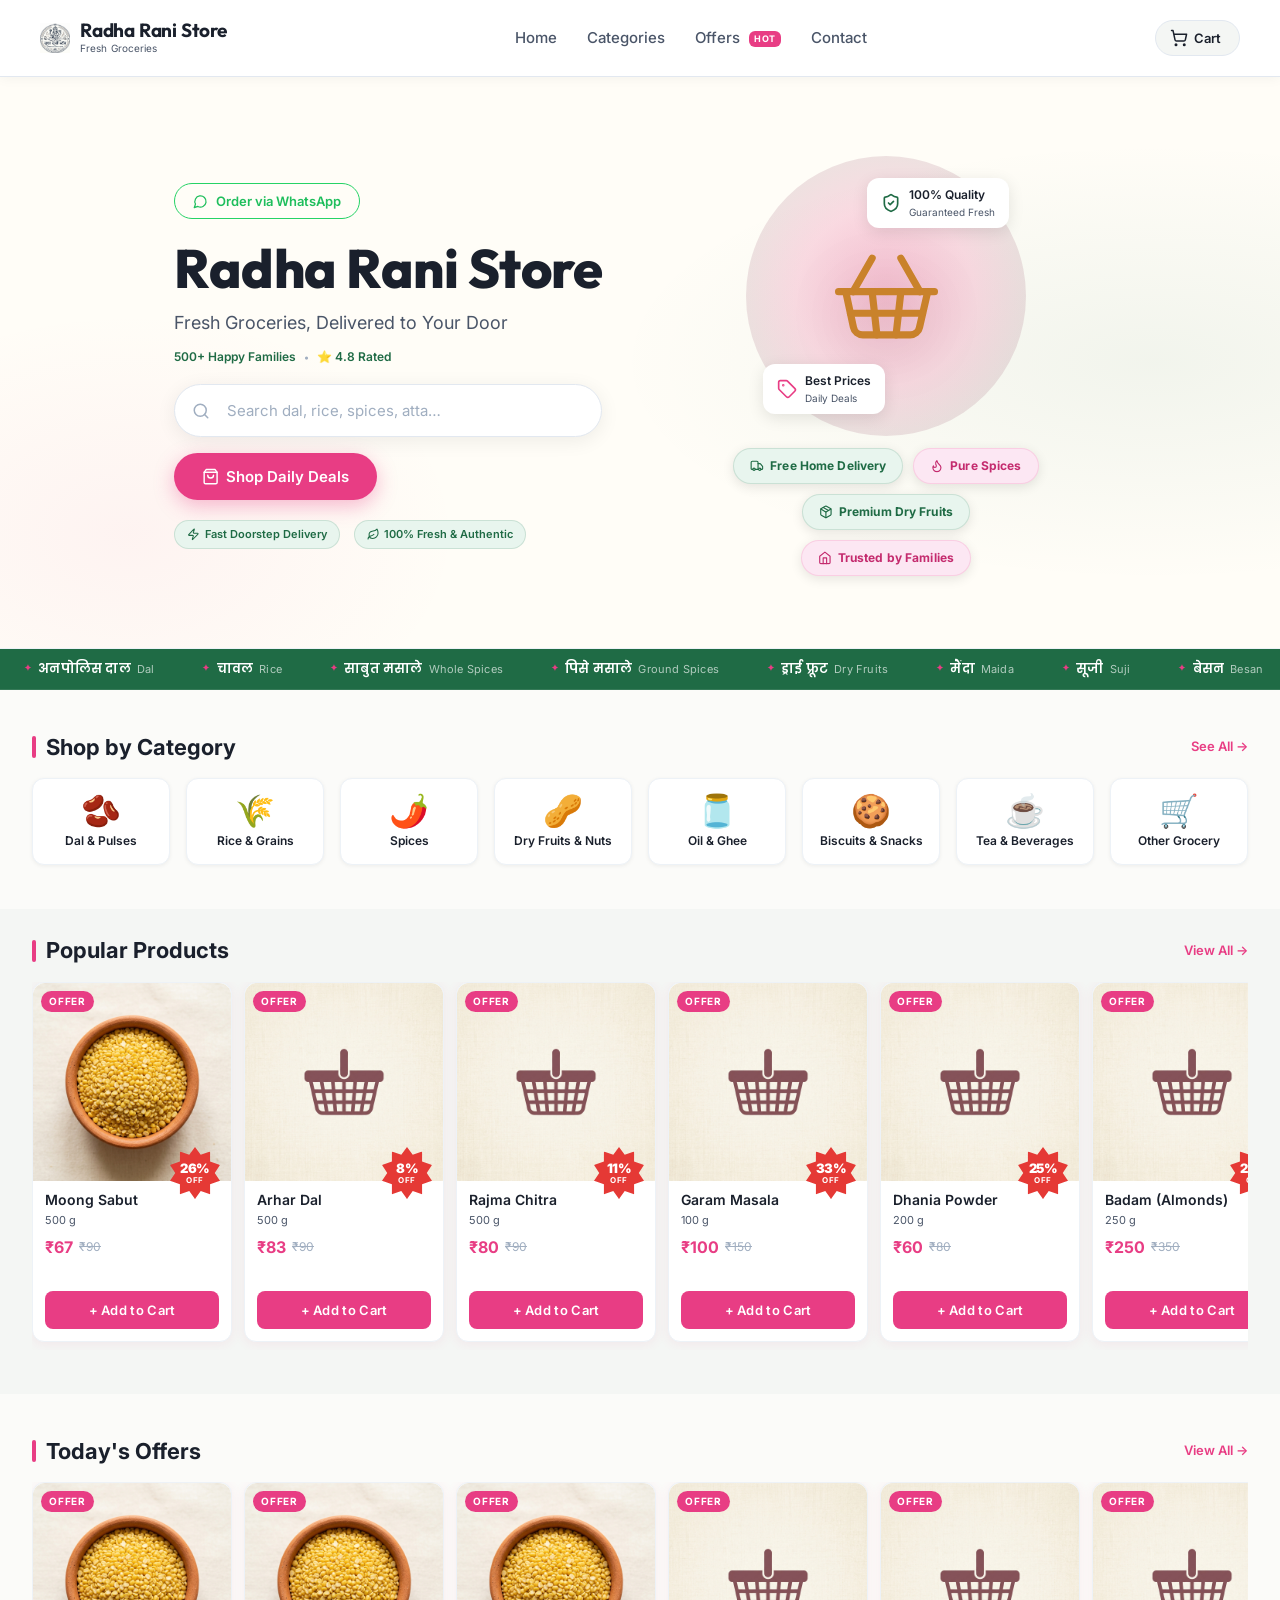
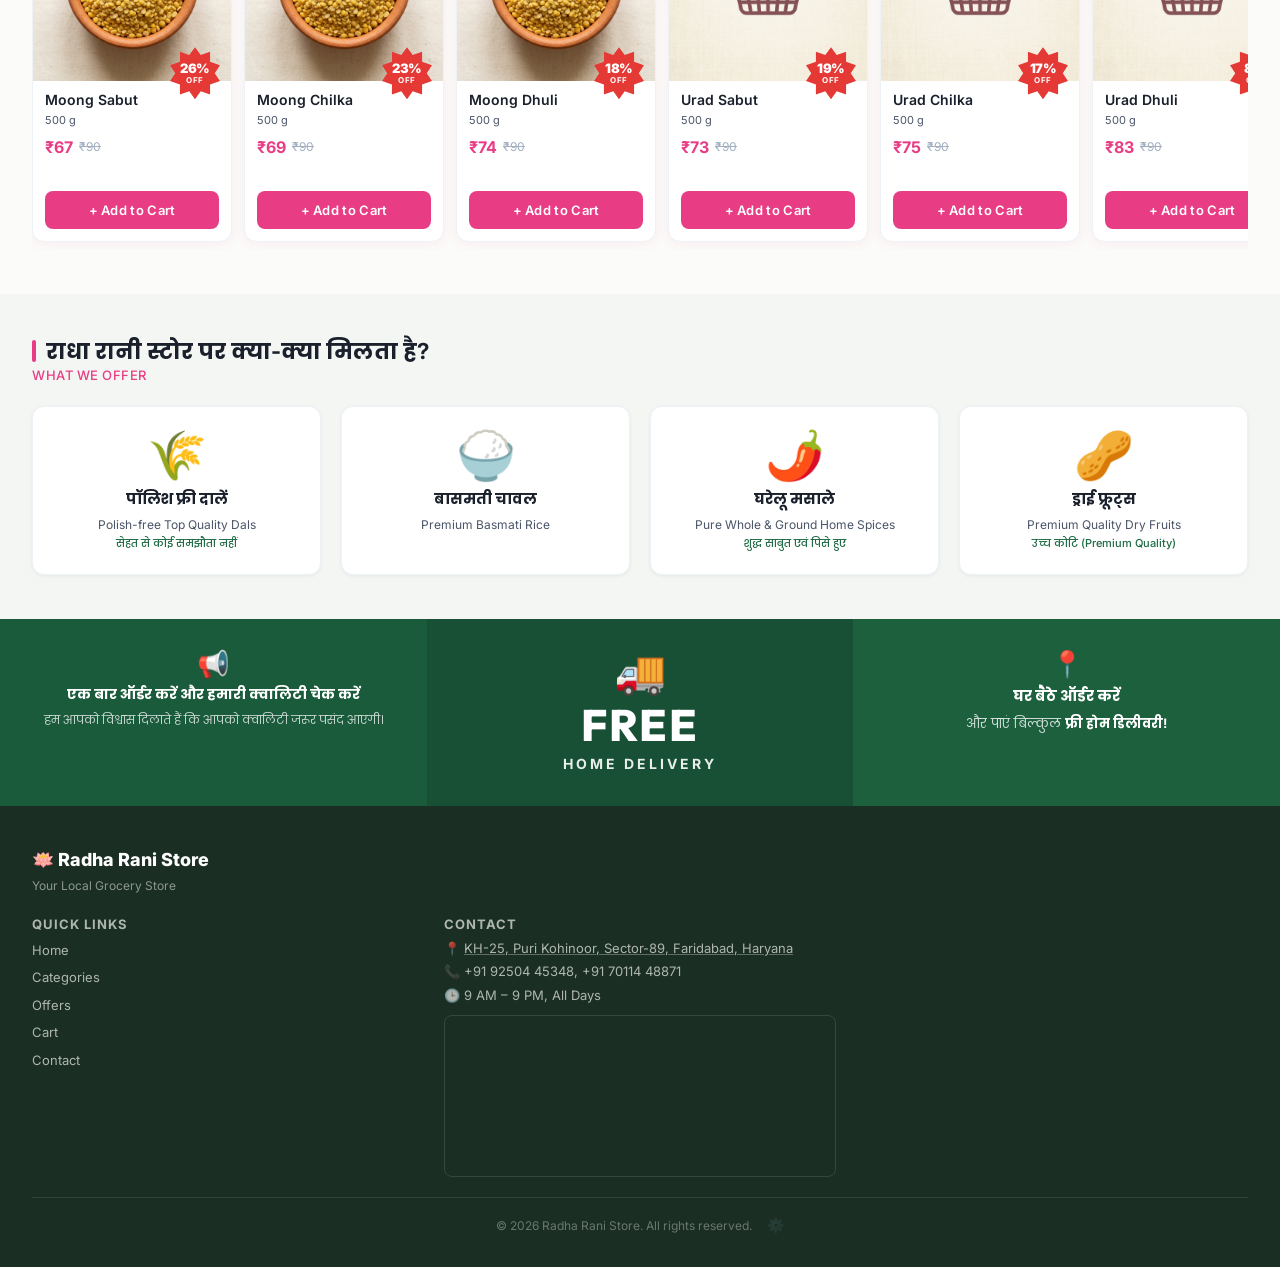
<file: index.html>
<!DOCTYPE html>
<html lang="en">
<head>
  <meta charset="UTF-8" />
  <meta name="viewport" content="width=device-width, initial-scale=1.0" />

  <!-- SEO -->
  <title>Radha Rani Store | Fresh Grocery Store — Shop Online</title>
  <meta name="description" content="Shop fresh groceries, pulses, spices, dry fruits, oils and daily essentials from Radha Rani Store. Order via WhatsApp with doorstep delivery." />
  <meta name="keywords" content="grocery store, dal, rice, spices, dry fruits, online grocery, WhatsApp order, Radha Rani Store" />
  <meta name="theme-color" content="#FBFBF9" />

  <!-- Open Graph -->
  <meta property="og:title" content="Radha Rani Store | Fresh Groceries" />
  <meta property="og:description" content="Order fresh groceries online via WhatsApp. Dal, Rice, Spices, Dry Fruits and more." />
  <meta property="og:type" content="website" />

  <!-- Fonts & Styles -->
  <link rel="preconnect" href="https://fonts.googleapis.com" />
  <link rel="preconnect" href="https://fonts.gstatic.com" crossorigin />
  <link href="https://fonts.googleapis.com/css2?family=Outfit:wght@400;500;600;700;800&family=Inter:wght@400;500;600&family=Poppins:wght@300;400;500;600;700;800&display=swap" rel="stylesheet" />
  <link rel="stylesheet" href="css/style.css" />
  <link rel="stylesheet" href="css/responsive.css" />
</head>
<body>

<!-- ══════════════════════════════════════════════════════════
     ICON SPRITE (Lucide icons, inline, hidden)
═══════════════════════════════════════════════════════════ -->
<svg style="display:none;" aria-hidden="true">
  <!-- shopping-basket -->
  <symbol id="icon-shopping-basket" viewBox="0 0 24 24">
    <path d="m5 11 4-7"/><path d="m19 11-4-7"/><path d="M2 11h20"/><path d="m3.5 11 1.6 7.4a2 2 0 0 0 2 1.6h9.8a2 2 0 0 0 2-1.6l1.7-7.4"/><path d="m9 11 1 9"/><path d="M4.5 15.5h15"/><path d="m15 11-1 9"/>
  </symbol>
  <!-- message-circle -->
  <symbol id="icon-message-circle" viewBox="0 0 24 24">
    <path d="M7.9 20A9 9 0 1 0 4 16.1L2 22Z"/>
  </symbol>
  <!-- search -->
  <symbol id="icon-search" viewBox="0 0 24 24">
    <circle cx="11" cy="11" r="8"/><path d="m21 21-4.3-4.3"/>
  </symbol>
  <!-- shopping-bag -->
  <symbol id="icon-shopping-bag" viewBox="0 0 24 24">
    <path d="M6 2 3 6v14a2 2 0 0 0 2 2h14a2 2 0 0 0 2-2V6l-3-4Z"/><path d="M3 6h18"/><path d="M16 10a4 4 0 0 1-8 0"/>
  </symbol>
  <!-- zap -->
  <symbol id="icon-zap" viewBox="0 0 24 24">
    <path d="M4 14a1 1 0 0 1-.78-1.63l9.9-10.2a.5.5 0 0 1 .86.46l-1.92 6.02A1 1 0 0 0 13 10h7a1 1 0 0 1 .78 1.63l-9.9 10.2a.5.5 0 0 1-.86-.46l1.92-6.02A1 1 0 0 0 11 14z"/>
  </symbol>
  <!-- leaf -->
  <symbol id="icon-leaf" viewBox="0 0 24 24">
    <path d="M11 20A7 7 0 0 1 9.8 6.1C15.5 5 17 4.48 19 2c1 2 2 4.18 2 8 0 5.5-4.78 10-10 10Z"/><path d="M2 21c0-3 1.85-5.36 5.08-6C9.5 14.52 12 13 13 12"/>
  </symbol>
  <!-- truck -->
  <symbol id="icon-truck" viewBox="0 0 24 24">
    <path d="M14 18V6a2 2 0 0 0-2-2H4a2 2 0 0 0-2 2v11a1 1 0 0 0 1 1h2"/><path d="M15 18H9"/><path d="M19 18h2a1 1 0 0 0 1-1v-3.65a1 1 0 0 0-.22-.624l-3.48-4.35A1 1 0 0 0 17.52 8H14"/><circle cx="17" cy="18" r="2"/><circle cx="7" cy="18" r="2"/>
  </symbol>
  <!-- flame -->
  <symbol id="icon-flame" viewBox="0 0 24 24">
    <path d="M8.5 14.5A2.5 2.5 0 0 0 11 12c0-1.38-.5-2-1-3-1.072-2.143-.224-4.054 2-6 .5 2.5 2 4.9 4 6.5 2 1.6 3 3.5 3 5.5a7 7 0 1 1-14 0c0-1.153.433-2.294 1-3a2.5 2.5 0 0 0 2.5 2.5z"/>
  </symbol>
  <!-- package -->
  <symbol id="icon-package" viewBox="0 0 24 24">
    <path d="M11 21.73a2 2 0 0 0 2 0l7-4A2 2 0 0 0 21 16V8a2 2 0 0 0-1-1.73l-7-4a2 2 0 0 0-2 0l-7 4A2 2 0 0 0 3 8v8a2 2 0 0 0 1 1.73z"/><path d="M12 22V12"/><path d="m3.3 7 7.703 4.734a2 2 0 0 0 1.994 0L20.7 7"/><path d="m7.5 4.27 9 5.15"/>
  </symbol>
  <!-- home -->
  <symbol id="icon-home" viewBox="0 0 24 24">
    <path d="m3 9 9-7 9 7v11a2 2 0 0 1-2 2H5a2 2 0 0 1-2-2z"/><polyline points="9 22 9 12 15 12 15 22"/>
  </symbol>
  <!-- shield-check -->
  <symbol id="icon-shield-check" viewBox="0 0 24 24">
    <path d="M20 13c0 5-3.5 7.5-7.66 8.95a1 1 0 0 1-.67-.01C7.5 20.5 4 18 4 13V6a1 1 0 0 1 1-1c2 0 4.5-1.2 6.24-2.72a1.17 1.17 0 0 1 1.52 0C14.51 3.81 17 5 19 5a1 1 0 0 1 1 1z"/><path d="m9 12 2 2 4-4"/>
  </symbol>
  <!-- tag -->
  <symbol id="icon-tag" viewBox="0 0 24 24">
    <path d="M12.586 2.586A2 2 0 0 0 11.172 2H4a2 2 0 0 0-2 2v7.172a2 2 0 0 0 .586 1.414l8.704 8.704a2.426 2.426 0 0 0 3.42 0l6.58-6.58a2.426 2.426 0 0 0 0-3.42z"/><circle cx="7.5" cy="7.5" r=".5" fill="currentColor"/>
  </symbol>
  <!-- shopping-cart -->
  <symbol id="icon-shopping-cart" viewBox="0 0 24 24">
    <circle cx="8" cy="21" r="1"/><circle cx="19" cy="21" r="1"/><path d="M2.05 2.05h2l2.66 12.42a2 2 0 0 0 2 1.58h9.78a2 2 0 0 0 1.95-1.57l1.65-7.43H5.12"/>
  </symbol>
  <!-- layout-grid -->
  <symbol id="icon-layout-grid" viewBox="0 0 24 24">
    <rect width="7" height="7" x="3" y="3" rx="1"/><rect width="7" height="7" x="14" y="3" rx="1"/><rect width="7" height="7" x="14" y="14" rx="1"/><rect width="7" height="7" x="3" y="14" rx="1"/>
  </symbol>
  <!-- phone -->
  <symbol id="icon-phone" viewBox="0 0 24 24">
    <path d="M22 16.92v3a2 2 0 0 1-2.18 2 19.79 19.79 0 0 1-8.63-3.07A19.5 19.5 0 0 1 4.69 12 19.79 19.79 0 0 1 1.61 3.37 2 2 0 0 1 3.6 1.18h3a2 2 0 0 1 2 1.72c.127.96.361 1.903.7 2.81a2 2 0 0 1-.45 2.11L7.91 8.77a16 16 0 0 0 6.29 6.29l.95-.95a2 2 0 0 1 2.11-.45c.907.339 1.85.573 2.81.7A2 2 0 0 1 22 16.92z"/>
  </symbol>
</svg>

  <!-- ══════════════════════════════════════════════════════════
       APP LOADER
  ═══════════════════════════════════════════════════════════ -->
  <div id="app-loader" aria-live="polite" aria-label="Loading store...">
    <div class="loader-spinner"></div>
    <p>Loading Radha Rani Store…</p>
  </div>

  <!-- ══════════════════════════════════════════════════════════
       ERROR BANNER
  ═══════════════════════════════════════════════════════════ -->
  <div id="load-error-banner" role="alert">
    <span>⚠️</span>
    <span>We're unable to load products right now. Please refresh the page and try again.</span>
  </div>

  <!-- ══════════════════════════════════════════════════════════
       HEADER
  ═══════════════════════════════════════════════════════════ -->
  <header class="site-header" role="banner">
    <div class="header-inner">

      <!-- Logo -->
      <div class="header-logo" data-nav="home" role="button" tabindex="0" aria-label="Radha Rani Store — Go to home">
        <img src="images/logo.png" alt="" class="logo-mark" aria-hidden="true">
        <div class="header-logo-text">
          <span class="header-logo-name">Radha Rani Store</span>
          <span class="header-logo-tagline">Fresh Groceries</span>
        </div>
      </div>

      <!-- Desktop Nav -->
      <nav class="header-nav" aria-label="Main navigation">
        <a href="#" data-nav="home"     id="nav-home">Home</a>
        <a href="#" data-nav="products" id="nav-categories">Categories</a>
        <a href="#" data-action="offers" id="nav-offers">Offers <span class="nav-offers-badge" aria-label="Hot deals">HOT</span></a>
        <a href="#" data-nav="contact"  id="nav-contact">Contact</a>
      </nav>

      <!-- Right: Cart + Hamburger (search removed — lives in hero) -->
      <div class="header-right">
        <button class="btn-cart-header" data-action="cart" id="header-cart-btn" aria-label="Open cart">
          <svg class="icon cart-icon" aria-hidden="true"><use href="#icon-shopping-cart"></use></svg>
          <span class="cart-badge" aria-label="Items in cart" id="header-cart-badge">0</span>
          <span>Cart</span>
        </button>

        <!-- Mobile Hamburger -->
        <button class="hamburger-btn" id="hamburger-btn" aria-label="Open menu" aria-expanded="false">
          <span class="hamburger-bar"></span>
          <span class="hamburger-bar"></span>
          <span class="hamburger-bar"></span>
        </button>
      </div>
    </div>

    <!-- Mobile Nav Drawer -->
    <nav class="mobile-nav-drawer" id="mobile-nav-drawer" aria-label="Mobile navigation menu" aria-hidden="true">
      <a href="#" data-nav="home" class="mobile-nav-link" id="mnav-home">
        <svg class="icon" aria-hidden="true"><use href="#icon-home"></use></svg>
        Home
      </a>
      <a href="#" data-nav="products" class="mobile-nav-link" id="mnav-categories">
        <svg class="icon" aria-hidden="true"><use href="#icon-layout-grid"></use></svg>
        Categories
      </a>
      <a href="#" data-action="offers" class="mobile-nav-link" id="mnav-offers">
        <svg class="icon" aria-hidden="true"><use href="#icon-tag"></use></svg>
        Offers
      </a>
      <a href="#" data-nav="contact" class="mobile-nav-link" id="mnav-contact">
        <svg class="icon" aria-hidden="true"><use href="#icon-phone"></use></svg>
        Contact
      </a>
      <a href="#" data-action="cart" class="mobile-nav-link" id="mnav-cart">
        <svg class="icon" aria-hidden="true"><use href="#icon-shopping-cart"></use></svg>
        Cart
      </a>
    </nav>
  </header>

  <!-- ══════════════════════════════════════════════════════════
       MAIN CONTENT
  ═══════════════════════════════════════════════════════════ -->
  <main id="main-content" role="main">

    <!-- ────────────────────────────────────────────────────────
         SCREEN: HOME
    ──────────────────────────────────────────────────────── -->
    <section id="screen-home" class="screen" aria-label="Home">

      <!-- ── Hero ──────────────────────────────────────────────────── -->
      <div class="hero">
        <div class="hero-inner">

          <!-- Left column: text & actions -->
          <div class="hero-content">

            <!-- WhatsApp Pill Button -->
            <button class="hero-whatsapp-btn" data-action="whatsapp" aria-label="Order via WhatsApp">
              <svg class="icon" aria-hidden="true"><use href="#icon-message-circle"></use></svg>
              Order via WhatsApp
            </button>

            <!-- Main Headline -->
            <h1>Radha Rani Store</h1>
            <p class="hero-tagline">Fresh Groceries, Delivered to Your Door</p>
            <!-- TODO: replace with real stats before launch -->
            <div class="hero-stats">
              <span>500+ Happy Families</span>
              <span class="hero-stats-dot">•</span>
              <span>⭐ 4.8 Rated</span>
            </div>

            <!-- Hero Search Bar -->
            <div class="hero-search-wrap">
              <svg class="icon hero-search-icon" aria-hidden="true"><use href="#icon-search"></use></svg>
              <input
                type="search"
                id="search-input"
                placeholder="Search dal, rice, spices, atta…"
                aria-label="Search grocery products"
                autocomplete="off"
              />
            </div>

            <!-- Primary CTA -->
            <button class="hero-cta-btn" data-action="browse" aria-label="Shop daily deals">
              <svg class="icon" aria-hidden="true"><use href="#icon-shopping-bag"></use></svg>
              Shop Daily Deals
            </button>

            <!-- Trust / Delivery strip -->
            <div class="hero-trust-strip" aria-label="Store highlights">
              <span class="hero-trust-tag">
                <svg class="icon" aria-hidden="true"><use href="#icon-zap"></use></svg>
                Fast Doorstep Delivery
              </span>
              <span class="hero-trust-tag">
                <svg class="icon" aria-hidden="true"><use href="#icon-leaf"></use></svg>
                100% Fresh &amp; Authentic
              </span>
            </div>

          </div><!-- /hero-content -->

          <!-- Right column: visual (hidden on mobile, visible on desktop) -->
          <div class="hero-visual" aria-hidden="true">

            <!-- Emoji + float cards confined to this stage so cards don't overlap bubbles -->
            <div class="hero-visual-stage">
              <svg class="icon hero-visual-icon" aria-hidden="true"><use href="#icon-shopping-basket"></use></svg>
              <div class="hero-float-card hero-float-card--quality">
                <svg class="icon float-icon" aria-hidden="true" style="color: var(--brand-green);"><use href="#icon-shield-check"></use></svg>
                <div>
                  <div>100% Quality</div>
                  <div class="hero-float-card-sub">Guaranteed Fresh</div>
                </div>
              </div>
              <div class="hero-float-card hero-float-card--price">
                <svg class="icon float-icon" aria-hidden="true" style="color: var(--primary);"><use href="#icon-tag"></use></svg>
                <div>
                  <div>Best Prices</div>
                  <div class="hero-float-card-sub">Daily Deals</div>
                </div>
              </div>
            </div><!-- /hero-visual-stage -->

            <!-- Feature bubbles -->
            <div class="hero-bubbles">
              <span class="hero-bubble hero-bubble--brand">
                <svg class="icon" aria-hidden="true"><use href="#icon-truck"></use></svg>
                Free Home Delivery
              </span>
              <span class="hero-bubble hero-bubble--accent">
                <svg class="icon" aria-hidden="true"><use href="#icon-flame"></use></svg>
                Pure Spices
              </span>
              <span class="hero-bubble hero-bubble--brand">
                <svg class="icon" aria-hidden="true"><use href="#icon-package"></use></svg>
                Premium Dry Fruits
              </span>
              <span class="hero-bubble hero-bubble--accent">
                <svg class="icon" aria-hidden="true"><use href="#icon-home"></use></svg>
                Trusted by Families
              </span>
            </div>

          </div><!-- /hero-visual -->

        </div><!-- /hero-inner -->
      </div><!-- /hero -->

      <!-- ── Product Marquee Strip ────────────────────────────── -->
      <div class="product-marquee" aria-label="Products available at Radha Rani Store" aria-hidden="true">
        <div class="marquee-track">
          <span class="marquee-item"><span class="marquee-dot">✦</span> अनपोलिस दाल <span class="marquee-en">Dal</span></span>
          <span class="marquee-item"><span class="marquee-dot">✦</span> चावल <span class="marquee-en">Rice</span></span>
          <span class="marquee-item"><span class="marquee-dot">✦</span> साबुत मसाले <span class="marquee-en">Whole Spices</span></span>
          <span class="marquee-item"><span class="marquee-dot">✦</span> पिसे मसाले <span class="marquee-en">Ground Spices</span></span>
          <span class="marquee-item"><span class="marquee-dot">✦</span> ड्राई फ्रूट <span class="marquee-en">Dry Fruits</span></span>
          <span class="marquee-item"><span class="marquee-dot">✦</span> मैंदा <span class="marquee-en">Maida</span></span>
          <span class="marquee-item"><span class="marquee-dot">✦</span> सूजी <span class="marquee-en">Suji</span></span>
          <span class="marquee-item"><span class="marquee-dot">✦</span> बेसन <span class="marquee-en">Besan</span></span>
          <span class="marquee-item"><span class="marquee-dot">✦</span> MDH मसाले <span class="marquee-en">MDH Spices</span></span>
          <span class="marquee-item"><span class="marquee-dot">✦</span> चीनी <span class="marquee-en">Sugar</span></span>
          <span class="marquee-item"><span class="marquee-dot">✦</span> देसी खांड <span class="marquee-en">Desi Khand</span></span>
        </div>
        <!-- Duplicate track for seamless infinite loop -->
        <div class="marquee-track" aria-hidden="true">
          <span class="marquee-item"><span class="marquee-dot">✦</span> अनपोलिस दाल <span class="marquee-en">Dal</span></span>
          <span class="marquee-item"><span class="marquee-dot">✦</span> चावल <span class="marquee-en">Rice</span></span>
          <span class="marquee-item"><span class="marquee-dot">✦</span> साबुत मसाले <span class="marquee-en">Whole Spices</span></span>
          <span class="marquee-item"><span class="marquee-dot">✦</span> पिसे मसाले <span class="marquee-en">Ground Spices</span></span>
          <span class="marquee-item"><span class="marquee-dot">✦</span> ड्राई फ्रूट <span class="marquee-en">Dry Fruits</span></span>
          <span class="marquee-item"><span class="marquee-dot">✦</span> मैंदा <span class="marquee-en">Maida</span></span>
          <span class="marquee-item"><span class="marquee-dot">✦</span> सूजी <span class="marquee-en">Suji</span></span>
          <span class="marquee-item"><span class="marquee-dot">✦</span> बेसन <span class="marquee-en">Besan</span></span>
          <span class="marquee-item"><span class="marquee-dot">✦</span> MDH मसाले <span class="marquee-en">MDH Spices</span></span>
          <span class="marquee-item"><span class="marquee-dot">✦</span> चीनी <span class="marquee-en">Sugar</span></span>
          <span class="marquee-item"><span class="marquee-dot">✦</span> देसी खांड <span class="marquee-en">Desi Khand</span></span>
        </div>
      </div>

      <!-- Categories -->
      <section class="section" aria-labelledby="categories-heading">
        <div class="section-header">
          <h2 class="section-title" id="categories-heading">Shop by Category</h2>
          <span class="section-link" data-action="browse" role="button" tabindex="0">See All →</span>
        </div>
        <div id="categories-grid" role="list" aria-label="Product categories"></div>
      </section>

      <!-- Popular Products -->
      <section class="section" aria-labelledby="featured-heading" style="background: var(--bg-section); padding-top: 28px;">
        <div class="section-header">
          <h2 class="section-title" id="featured-heading">Popular Products</h2>
          <span class="section-link" data-action="browse" role="button" tabindex="0">View All →</span>
        </div>
        <div id="featured-products" class="products-row" aria-label="Popular products"></div>
      </section>

      <!-- Today's Offers -->
      <section class="section" aria-labelledby="offers-heading">
        <div class="section-header">
          <h2 class="section-title" id="offers-heading">Today's Offers</h2>
          <span class="section-link" data-action="offers" role="button" tabindex="0">View All →</span>
        </div>
        <div id="offers-products" class="products-row" aria-label="Today's offers"></div>
      </section>

      <!-- ── What We Offer ────────────────────────────────────── -->
      <section class="section wwo-section" aria-labelledby="wwo-heading">
        <div class="section-header wwo-header">
          <div>
            <h2 class="section-title" id="wwo-heading">राधा रानी स्टोर पर क्या-क्या मिलता है?</h2>
            <p class="wwo-subtitle">What We Offer</p>
          </div>
        </div>
        <div class="wwo-grid">
          <div class="wwo-card">
            <div class="wwo-card-icon">🌾</div>
            <div class="wwo-card-label">पॉलिश फ्री दालें</div>
            <div class="wwo-card-sub">Polish-free Top Quality Dals<br><span class="wwo-card-note">सेहत से कोई समझौता नहीं</span></div>
          </div>
          <div class="wwo-card">
            <div class="wwo-card-icon">🍚</div>
            <div class="wwo-card-label">बासमती चावल</div>
            <div class="wwo-card-sub">Premium Basmati Rice</div>
          </div>
          <div class="wwo-card">
            <div class="wwo-card-icon">🌶️</div>
            <div class="wwo-card-label">घरेलू मसाले</div>
            <div class="wwo-card-sub">Pure Whole &amp; Ground Home Spices<br><span class="wwo-card-note">शुद्ध साबुत एवं पिसे हुए</span></div>
          </div>
          <div class="wwo-card">
            <div class="wwo-card-icon">🥜</div>
            <div class="wwo-card-label">ड्राई फ्रूट्स</div>
            <div class="wwo-card-sub">Premium Quality Dry Fruits<br><span class="wwo-card-note">उच्च कोटि (Premium Quality)</span></div>
          </div>
        </div>
      </section>

      <!-- ── Free Home Delivery Banner ────────────────────────── -->
      <div class="delivery-banner" aria-label="Free home delivery information">
        <div class="delivery-banner-trust">
          <span class="delivery-banner-icon">📢</span>
          <p class="delivery-banner-trust-text">एक बार ऑर्डर करें और हमारी क्वालिटी चेक करें</p>
          <p class="delivery-banner-trust-sub">हम आपको विश्वास दिलाते हैं कि आपको क्वालिटी जरूर पसंद आएगी।</p>
        </div>
        <div class="delivery-banner-main">
          <span class="delivery-banner-truck">🚚</span>
          <p class="delivery-banner-free">FREE</p>
          <p class="delivery-banner-delivery">HOME DELIVERY</p>
        </div>
        <div class="delivery-banner-cta">
          <span class="delivery-banner-icon">📍</span>
          <p class="delivery-banner-cta-text">घर बैठे ऑर्डर करें</p>
          <p class="delivery-banner-cta-sub">और पाएं बिल्कुल <strong>फ्री होम डिलीवरी!</strong></p>
        </div>
      </div>

      <!-- Footer -->
      <footer class="site-footer" role="contentinfo">
        <div class="footer-brand">
          <p class="footer-brand-name">🪷 Radha Rani Store</p>
          <p class="footer-brand-tagline">Your Local Grocery Store</p>
        </div>
        <div class="footer-grid">
          <div class="footer-col">
            <p class="footer-col-title">Quick Links</p>
            <ul>
              <li><a data-nav="home"     role="button" tabindex="0">Home</a></li>
              <li><a data-nav="products" role="button" tabindex="0">Categories</a></li>
              <li><a data-action="offers" role="button" tabindex="0">Offers</a></li>
              <li><a data-action="cart"  role="button" tabindex="0">Cart</a></li>
              <li><a data-nav="contact"  role="button" tabindex="0">Contact</a></li>
            </ul>
          </div>
          <div class="footer-col">
            <p class="footer-col-title">Contact</p>
            <p>📍 <a id="footer-address-link" href="https://www.google.com/maps/place/Radha+Rani+Store/@28.3914,77.3066,17z/data=!4m2!3m1!1s0x0:0xad864dcaad45f2c7" target="_blank" rel="noopener noreferrer" class="footer-map-link"><span id="footer-address">Main Market, Your Town, Haryana</span></a></p>
            <p>📞 <span id="footer-phone">+91 99999 99999</span></p>
            <p>🕒 <span id="footer-hours">9 AM – 9 PM, All Days</span></p>
            <div class="footer-map-embed">
              <iframe
                title="Radha Rani Store on Google Maps"
                src="https://www.google.com/maps/embed?pb=!1m18!1m12!1m3!1d3509.!2d77.3066!3d28.3914!2m3!1f0!2f0!3f0!3m2!1i1024!2i768!4f13.1!3m3!1m2!1s0x0%3A0xad864dcaad45f2c7!2sRadha+Rani+Store!5e0!3m2!1sen!2sin!4v1"
                width="100%"
                height="160"
                style="border:0;"
                allowfullscreen=""
                loading="lazy"
                referrerpolicy="no-referrer-when-downgrade">
              </iframe>
            </div>
          </div>
        </div>
        <p class="footer-bottom">
          © 2026 Radha Rani Store. All rights reserved.
          <a href="admin.html" class="footer-admin-link" title="Admin Panel">⚙️</a>
        </p>
      </footer>

    </section><!-- /screen-home -->

    <!-- ────────────────────────────────────────────────────────
         SCREEN: PRODUCTS
    ──────────────────────────────────────────────────────── -->
    <section id="screen-products" class="screen" aria-label="Product catalogue">

      <!-- Filter Pills -->
      <div id="filter-pills" role="list" aria-label="Filter by category"></div>

      <!-- Products Heading + Grid -->
      <div class="products-screen-header">
        <h2 id="products-heading">All Products</h2>
      </div>

      <div class="section" style="padding-top: 16px;">
        <div id="product-grid" class="products-grid" role="list" aria-label="Products"></div>
      </div>

    </section><!-- /screen-products -->

    <!-- ────────────────────────────────────────────────────────
         SCREEN: CART
    ──────────────────────────────────────────────────────── -->
    <section id="screen-cart" class="screen" aria-label="Shopping cart">

      <div class="screen-title-bar">
        <button class="btn-back" id="btn-cart-back" data-nav="home" aria-label="Go back">← Back</button>
        <span aria-hidden="true">🛒</span>
        <h2 class="screen-title">Your Cart</h2>
      </div>

      <!-- Empty State -->
      <div id="cart-empty-state" class="empty-state" style="display:none;" aria-live="polite">
        <div class="empty-state-icon">🛒</div>
        <p class="empty-state-title">Your cart is empty</p>
        <p class="empty-state-subtitle">Add some groceries to get started!</p>
        <button class="btn-secondary" data-action="browse" style="margin-top:8px;" id="btn-cart-browse">
          Shop Products
        </button>
      </div>

      <!-- Cart Content -->
      <div id="cart-content" style="display:none;">
        <div id="cart-items-container" aria-live="polite" aria-label="Cart items"></div>

        <!-- Cart Summary -->
        <div class="cart-summary" aria-label="Order total">
          <div class="cart-summary-row">
            <span>Subtotal</span>
            <span id="cart-subtotal">₹0</span>
          </div>
          <div class="cart-summary-row">
            <span>Delivery</span>
            <span>To be confirmed</span>
          </div>
          <div class="cart-summary-row total">
            <span>Total</span>
            <span id="cart-total">₹0</span>
          </div>
        </div>

        <div class="cart-actions-row">
          <button class="btn-clear-cart" id="btn-clear-cart" aria-label="Clear all items from cart">
            🗑 Clear Cart
          </button>
          <button class="btn-primary" id="btn-proceed-checkout" aria-label="Proceed to checkout">
            Proceed to Order →
          </button>
        </div>
      </div>

    </section><!-- /screen-cart -->

    <!-- ────────────────────────────────────────────────────────
         SCREEN: CHECKOUT
    ──────────────────────────────────────────────────────── -->
    <section id="screen-checkout" class="screen" aria-label="Checkout">

      <div class="screen-title-bar">
        <button class="btn-back" id="btn-checkout-back" data-nav="cart" aria-label="Go back to cart">← Back</button>
        <span aria-hidden="true">📋</span>
        <h2 class="screen-title">Order Details</h2>
      </div>

      <div class="checkout-container">

        <!-- Mini Order Summary -->
        <div class="mini-summary" id="checkout-mini-summary" aria-label="Order summary"></div>

        <!-- Customer Form -->
        <form id="checkout-form" novalidate aria-label="Customer details form">

          <!-- Name -->
          <div class="form-group">
            <label class="form-label" for="customer-name">Full Name <span aria-hidden="true">*</span></label>
            <input
              type="text"
              id="customer-name"
              class="form-input"
              placeholder="Enter your name"
              autocomplete="name"
              aria-required="true"
              aria-describedby="name-error"
            />
            <p class="field-error" id="name-error" role="alert"></p>
          </div>

          <!-- Mobile -->
          <div class="form-group">
            <label class="form-label" for="customer-mobile">Mobile Number <span aria-hidden="true">*</span></label>
            <input
              type="tel"
              id="customer-mobile"
              class="form-input"
              placeholder="10-digit mobile number"
              autocomplete="tel"
              maxlength="10"
              inputmode="numeric"
              pattern="[6-9][0-9]{9}"
              aria-required="true"
              aria-describedby="mobile-error"
            />
            <p class="field-error" id="mobile-error" role="alert"></p>
          </div>

          <!-- Delivery Option -->
          <div class="form-group">
            <p class="form-label" id="delivery-label">Delivery Option <span aria-hidden="true">*</span></p>
            <div class="radio-group" role="radiogroup" aria-labelledby="delivery-label" aria-describedby="delivery-error">
              <label class="radio-option" for="delivery-home">
                <input type="radio" id="delivery-home" name="delivery-option" value="home" />
                <span class="radio-label"><span aria-hidden="true">🏠</span> Home Delivery</span>
              </label>
              <label class="radio-option" for="delivery-pickup">
                <input type="radio" id="delivery-pickup" name="delivery-option" value="pickup" />
                <span class="radio-label"><span aria-hidden="true">🏪</span> Store Pickup</span>
              </label>
            </div>
            <p class="field-error" id="delivery-error" role="alert"></p>
          </div>

          <!-- Address (shown for home delivery) -->
          <div class="form-group" id="address-group" style="display:none;">
            <label class="form-label" for="customer-address">Delivery Address <span aria-hidden="true">*</span></label>
            <textarea
              id="customer-address"
              class="form-input"
              placeholder="House no., street, locality, city…"
              rows="3"
              autocomplete="street-address"
              aria-describedby="address-error"
            ></textarea>
            <p class="field-error" id="address-error" role="alert"></p>
          </div>

          <button type="submit" class="btn-primary" id="btn-review-order" style="margin:0; width:100%;">
            Review Order →
          </button>

        </form>
      </div>

    </section><!-- /screen-checkout -->

    <!-- ────────────────────────────────────────────────────────
         SCREEN: ORDER SUMMARY
    ──────────────────────────────────────────────────────── -->
    <section id="screen-summary" class="screen" aria-label="Order summary review">

      <div class="screen-title-bar">
        <button class="btn-back" id="btn-summary-back" data-nav="checkout" aria-label="Go back to checkout">← Back</button>
        <span aria-hidden="true">📄</span>
        <h2 class="screen-title">Order Summary</h2>
      </div>

      <div class="summary-container">

        <!-- Items -->
        <div class="summary-card" aria-label="Items in your order">
          <p class="summary-card-title">Items</p>
          <div id="order-summary-items"></div>
          <div class="summary-total-row">
            <span>Total</span>
            <span id="order-summary-total">₹0</span>
          </div>
        </div>

        <!-- Customer Details -->
        <div class="summary-card" aria-label="Delivery details">
          <p class="summary-card-title">Delivery Details</p>
          <div id="order-summary-customer"></div>
        </div>

        <!-- WhatsApp Buttons -->
        <div style="display:flex; gap:12px; flex-wrap:wrap; justify-content:center;">
          <button class="btn-whatsapp" id="btn-order-whatsapp" aria-label="Place order on WhatsApp (+91 92504 45348)">
            <span class="btn-whatsapp-icon" aria-hidden="true">💬</span>
            <span id="btn-order-whatsapp-text">Send to +91 92504 45348</span>
          </button>
          <button class="btn-whatsapp" id="btn-order-whatsapp-2" aria-label="Place order on WhatsApp (+91 70114 48871)">
            <span class="btn-whatsapp-icon" aria-hidden="true">💬</span>
            <span id="btn-order-whatsapp-2-text">Send to +91 70114 48871</span>
          </button>
        </div>

        <p style="text-align:center; color:var(--text-muted); font-size:12px; margin-top:12px;">
          WhatsApp will open with your order pre-filled. Just press Send!
        </p>

      </div>

    </section><!-- /screen-summary -->

    <!-- ────────────────────────────────────────────────────────
         SCREEN: ORDER CONFIRMATION
    ──────────────────────────────────────────────────────── -->
    <section id="screen-confirmation" class="screen" aria-label="Order placed">

      <div class="confirmation-container">
        <div class="confirmation-icon" aria-hidden="true">✅</div>
        <h2 class="confirmation-title">Order Sent!</h2>
        <p class="confirmation-subtitle">
          Your order has been sent to Radha Rani Store via WhatsApp. The store will confirm it shortly.
        </p>

        <div class="confirmation-steps" aria-label="Next steps">
          <div class="confirmation-step">
            <span class="confirmation-step-num">1</span>
            <span>Press <strong>Send</strong> in WhatsApp if you haven't already</span>
          </div>
          <div class="confirmation-step">
            <span class="confirmation-step-num">2</span>
            <span>Wait for the store to confirm your order</span>
          </div>
          <div class="confirmation-step">
            <span class="confirmation-step-num">3</span>
            <span>Keep your phone ready for delivery updates</span>
          </div>
        </div>

        <button class="btn-primary" data-action="home" id="btn-continue-shopping" style="margin-top:24px;">
          Continue Shopping
        </button>
      </div>

    </section><!-- /screen-confirmation -->

    <!-- ────────────────────────────────────────────────────────
         SCREEN: CONTACT
    ──────────────────────────────────────────────────────── -->
    <section id="screen-contact" class="screen" aria-label="Store contact and information">

      <div class="screen-title-bar">
        <span aria-hidden="true">📍</span>
        <h2 class="screen-title">Store Information</h2>
      </div>

      <section class="store-info-section" aria-labelledby="store-info-heading">
        <div class="store-info-card">
          <div class="store-info-header">
            <p class="store-info-name">🪷 Radha Rani Store</p>
            <p class="store-info-sub">Your Local Grocery Store</p>
          </div>
          <div class="store-info-body">
            <div class="store-info-item">
              <span class="store-info-icon">📍</span>
              <div>
                <strong>Address</strong><br>
                <span id="contact-address">Main Market, Your Town, Haryana</span>
              </div>
            </div>
            <div class="store-info-item">
              <span class="store-info-icon">📞</span>
              <div>
                <strong>WhatsApp / Phone</strong><br>
                <span id="contact-phone">+91 99999 99999</span>
              </div>
            </div>
            <div class="store-info-item">
              <span class="store-info-icon">🕒</span>
              <div>
                <strong>Opening Hours</strong><br>
                <span id="contact-hours">9 AM – 9 PM, All Days</span>
              </div>
            </div>
            <div class="store-info-item">
              <span class="store-info-icon">🚚</span>
              <div>
                <strong>Delivery</strong><br>
                Home delivery &amp; store pickup available
              </div>
            </div>
            <div class="store-info-item">
              <span class="store-info-icon">💬</span>
              <div>
                <strong>Order via WhatsApp</strong><br>
                <a id="contact-whatsapp-link" href="#" class="whatsapp-contact-link" target="_blank" rel="noopener">
                  Chat on WhatsApp →
                </a>
              </div>
            </div>
          </div>
        </div>

        <div style="text-align:center; margin-top: 24px;">
          <button class="btn-primary" data-action="browse" id="btn-contact-shop" style="display:inline-flex; width:auto; padding: 14px 32px;">
            🛒 Start Shopping
          </button>
        </div>
      </section>

    </section><!-- /screen-contact -->

  </main>

  <!-- ══════════════════════════════════════════════════════════
       BOTTOM NAVIGATION (Mobile)
  ═══════════════════════════════════════════════════════════ -->
  <nav class="bottom-nav" role="navigation" aria-label="Mobile navigation">
    <button class="bottom-nav-btn active" data-screen="home" id="bottom-nav-home" aria-label="Home">
      <span class="bottom-nav-icon" aria-hidden="true">🏠</span>
      <span class="bottom-nav-label">Home</span>
    </button>
    <button class="bottom-nav-btn" data-screen="products" id="bottom-nav-products" aria-label="Browse categories">
      <span class="bottom-nav-icon" aria-hidden="true">📂</span>
      <span class="bottom-nav-label">Shop</span>
    </button>
    <button class="bottom-nav-btn" data-screen="cart" id="bottom-nav-cart" aria-label="Shopping cart">
      <span class="bottom-nav-icon" aria-hidden="true">
        🛒
        <span class="cart-badge" aria-label="Cart items" id="bottom-cart-badge">0</span>
      </span>
      <span class="bottom-nav-label">Cart</span>
    </button>
    <button class="bottom-nav-btn" data-screen="contact" id="bottom-nav-contact" aria-label="Store contact">
      <span class="bottom-nav-icon" aria-hidden="true">☎️</span>
      <span class="bottom-nav-label">Contact</span>
    </button>
  </nav>

  <!-- ══════════════════════════════════════════════════════════
       SCRIPTS (order matters)
  ═══════════════════════════════════════════════════════════ -->
  <script src="js/config.js"></script>
  <script src="js/cart.js"></script>
  <script src="js/products.js"></script>
  <script src="js/search.js"></script>
  <script src="js/checkout.js"></script>
  <script src="js/app.js"></script>

</body>
</html>
</file>
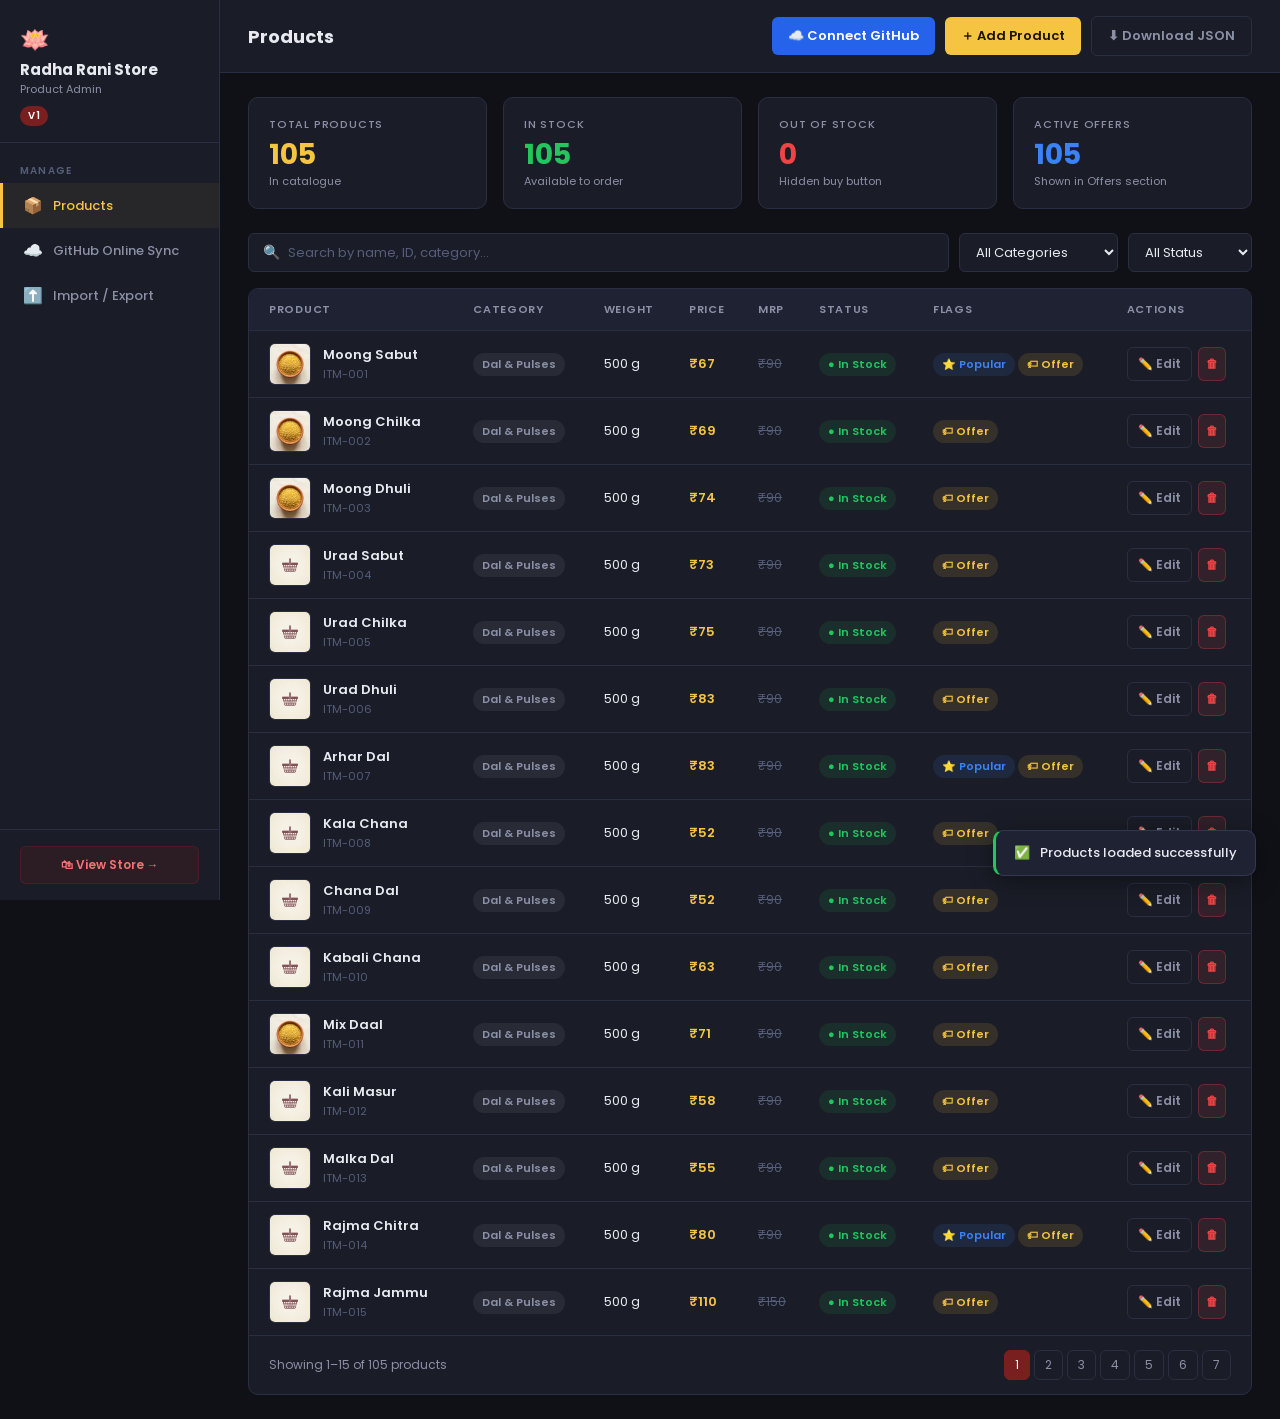
<file: admin.html>
<!DOCTYPE html>
<html lang="en">
<head>
  <meta charset="UTF-8" />
  <meta name="viewport" content="width=device-width, initial-scale=1.0" />
  <title>Admin Panel — Radha Rani Store</title>
  <link rel="preconnect" href="https://fonts.googleapis.com" />
  <link href="https://fonts.googleapis.com/css2?family=Poppins:wght@300;400;500;600;700&display=swap" rel="stylesheet" />
  <style>
    /* ── Reset & Base ─────────────────────────────────── */
    *, *::before, *::after { box-sizing: border-box; margin: 0; padding: 0; }
    :root {
      --bg:          #0f1117;
      --bg-card:     #1a1d27;
      --bg-card2:    #1f2233;
      --border:      #2a2e42;
      --border-light:#333751;
      --primary:     #7a1f1f;
      --primary-l:   #a33030;
      --accent:      #f5c542;
      --accent-l:    #fdd96a;
      --text:        #e8eaf0;
      --text-muted:  #8b90a7;
      --text-dim:    #555d7a;
      --success:     #22c55e;
      --success-bg:  rgba(34,197,94,0.1);
      --danger:      #ef4444;
      --danger-bg:   rgba(239,68,68,0.1);
      --warning:     #f59e0b;
      --warning-bg:  rgba(245,158,11,0.1);
      --info:        #3b82f6;
      --radius:      10px;
      --radius-sm:   6px;
      --shadow:      0 4px 24px rgba(0,0,0,0.4);
    }
    html { scroll-behavior: smooth; }
    body {
      font-family: 'Poppins', sans-serif;
      background: var(--bg);
      color: var(--text);
      font-size: 14px;
      min-height: 100vh;
    }
    button { cursor: pointer; font-family: inherit; border: none; }
    input, select, textarea { font-family: inherit; }
    a { text-decoration: none; color: inherit; }

    /* ── Scrollbar ────────────────────────────────────── */
    ::-webkit-scrollbar { width: 6px; height: 6px; }
    ::-webkit-scrollbar-track { background: var(--bg); }
    ::-webkit-scrollbar-thumb { background: var(--border-light); border-radius: 3px; }

    /* ── Layout ───────────────────────────────────────── */
    .app { display: flex; min-height: 100vh; }

    /* Sidebar */
    .sidebar {
      width: 220px;
      flex-shrink: 0;
      background: var(--bg-card);
      border-right: 1px solid var(--border);
      display: flex;
      flex-direction: column;
      position: sticky;
      top: 0;
      height: 100vh;
      overflow-y: auto;
    }
    .sidebar-brand {
      padding: 22px 20px 16px;
      border-bottom: 1px solid var(--border);
    }
    .sidebar-brand-name {
      font-size: 15px;
      font-weight: 700;
      color: var(--text);
      line-height: 1.2;
    }
    .sidebar-brand-sub {
      font-size: 11px;
      color: var(--text-muted);
      margin-top: 2px;
    }
    .sidebar-badge {
      display: inline-block;
      margin-top: 8px;
      background: var(--primary);
      color: #fff;
      font-size: 10px;
      font-weight: 600;
      padding: 2px 8px;
      border-radius: 50px;
      letter-spacing: 0.5px;
    }
    .sidebar-nav { padding: 12px 0; flex: 1; }
    .sidebar-section-label {
      padding: 8px 20px 4px;
      font-size: 10px;
      font-weight: 600;
      color: var(--text-dim);
      text-transform: uppercase;
      letter-spacing: 1.2px;
    }
    .sidebar-item {
      display: flex;
      align-items: center;
      gap: 10px;
      padding: 10px 20px;
      font-size: 13px;
      font-weight: 500;
      color: var(--text-muted);
      cursor: pointer;
      transition: all 0.15s;
      border-left: 3px solid transparent;
    }
    .sidebar-item:hover { color: var(--text); background: rgba(255,255,255,0.03); }
    .sidebar-item.active {
      color: var(--accent);
      background: rgba(245,197,66,0.06);
      border-left-color: var(--accent);
    }
    .sidebar-icon { font-size: 16px; width: 20px; text-align: center; }
    .sidebar-footer {
      padding: 16px 20px;
      border-top: 1px solid var(--border);
    }
    .btn-view-store {
      width: 100%;
      padding: 9px 14px;
      background: rgba(122,31,31,0.2);
      color: #f87171;
      border-radius: var(--radius-sm);
      font-size: 12px;
      font-weight: 600;
      text-align: center;
      border: 1px solid rgba(122,31,31,0.4);
      transition: all 0.15s;
      display: block;
    }
    .btn-view-store:hover { background: rgba(122,31,31,0.35); }

    /* Main Content */
    .main { flex: 1; overflow-x: hidden; }

    /* Top Bar */
    .topbar {
      display: flex;
      align-items: center;
      justify-content: space-between;
      padding: 16px 28px;
      border-bottom: 1px solid var(--border);
      background: var(--bg-card);
      position: sticky;
      top: 0;
      z-index: 50;
    }
    .topbar-title { font-size: 18px; font-weight: 700; }
    .topbar-actions { display: flex; gap: 10px; align-items: center; }

    /* Content Sections */
    .content { padding: 24px 28px; }
    .view { display: none; }
    .view.active { display: block; }

    /* ── Stat Cards ───────────────────────────────────── */
    .stats-grid {
      display: grid;
      grid-template-columns: repeat(4, 1fr);
      gap: 16px;
      margin-bottom: 24px;
    }
    .stat-card {
      background: var(--bg-card);
      border: 1px solid var(--border);
      border-radius: var(--radius);
      padding: 18px 20px;
    }
    .stat-label { font-size: 11px; color: var(--text-muted); font-weight: 500; text-transform: uppercase; letter-spacing: 0.8px; margin-bottom: 8px; }
    .stat-value { font-size: 28px; font-weight: 700; line-height: 1; }
    .stat-value.accent { color: var(--accent); }
    .stat-value.success { color: var(--success); }
    .stat-value.danger { color: var(--danger); }
    .stat-value.info { color: var(--info); }
    .stat-sub { font-size: 11px; color: var(--text-muted); margin-top: 4px; }

    /* ── Toolbar ─────────────────────────────────────── */
    .toolbar {
      display: flex;
      align-items: center;
      gap: 10px;
      margin-bottom: 16px;
      flex-wrap: wrap;
    }
    .search-box {
      display: flex;
      align-items: center;
      gap: 8px;
      background: var(--bg-card);
      border: 1px solid var(--border);
      border-radius: var(--radius-sm);
      padding: 8px 14px;
      flex: 1;
      min-width: 200px;
    }
    .search-box input {
      background: none;
      border: none;
      outline: none;
      color: var(--text);
      font-size: 13px;
      width: 100%;
    }
    .search-box input::placeholder { color: var(--text-dim); }
    .filter-select {
      background: var(--bg-card);
      border: 1px solid var(--border);
      border-radius: var(--radius-sm);
      padding: 8px 12px;
      color: var(--text);
      font-size: 13px;
      outline: none;
      cursor: pointer;
    }
    .filter-select option { background: var(--bg-card2); }

    /* ── Buttons ─────────────────────────────────────── */
    .btn {
      display: inline-flex;
      align-items: center;
      gap: 6px;
      padding: 9px 16px;
      border-radius: var(--radius-sm);
      font-size: 13px;
      font-weight: 600;
      transition: all 0.15s;
      white-space: nowrap;
    }
    .btn-primary {
      background: var(--primary);
      color: #fff;
    }
    .btn-primary:hover { background: var(--primary-l); }
    .btn-success {
      background: rgba(34,197,94,0.15);
      color: var(--success);
      border: 1px solid rgba(34,197,94,0.3);
    }
    .btn-success:hover { background: rgba(34,197,94,0.25); }
    .btn-danger {
      background: var(--danger-bg);
      color: var(--danger);
      border: 1px solid rgba(239,68,68,0.3);
    }
    .btn-danger:hover { background: rgba(239,68,68,0.2); }
    .btn-ghost {
      background: transparent;
      color: var(--text-muted);
      border: 1px solid var(--border);
    }
    .btn-ghost:hover { color: var(--text); border-color: var(--border-light); }
    .btn-accent {
      background: var(--accent);
      color: #1a1207;
    }
    .btn-accent:hover { background: var(--accent-l); }
    .btn-sm { padding: 5px 10px; font-size: 12px; }
    .btn-icon { padding: 7px; border-radius: var(--radius-sm); }

    /* ── Table ───────────────────────────────────────── */
    .table-wrap {
      background: var(--bg-card);
      border: 1px solid var(--border);
      border-radius: var(--radius);
      overflow: hidden;
    }
    table {
      width: 100%;
      border-collapse: collapse;
    }
    thead th {
      background: var(--bg-card2);
      padding: 12px 14px;
      text-align: left;
      font-size: 11px;
      font-weight: 600;
      color: var(--text-muted);
      text-transform: uppercase;
      letter-spacing: 0.7px;
      border-bottom: 1px solid var(--border);
      white-space: nowrap;
    }
    thead th:first-child { padding-left: 20px; }
    tbody tr {
      border-bottom: 1px solid var(--border);
      transition: background 0.12s;
    }
    tbody tr:last-child { border-bottom: none; }
    tbody tr:hover { background: rgba(255,255,255,0.02); }
    tbody td {
      padding: 12px 14px;
      font-size: 13px;
      vertical-align: middle;
    }
    tbody td:first-child { padding-left: 20px; }

    .product-thumb {
      width: 42px; height: 42px;
      border-radius: var(--radius-sm);
      object-fit: cover;
      background: var(--bg-card2);
      border: 1px solid var(--border);
      flex-shrink: 0;
    }
    .product-cell {
      display: flex;
      align-items: center;
      gap: 12px;
    }
    .product-cell-info .product-name-cell { font-weight: 600; color: var(--text); }
    .product-cell-info .product-id-cell { font-size: 11px; color: var(--text-dim); margin-top: 1px; }

    .price-cell { font-weight: 600; color: var(--accent); }
    .mrp-cell { text-decoration: line-through; color: var(--text-dim); font-size: 12px; }

    /* Status badges */
    .badge {
      display: inline-flex;
      align-items: center;
      gap: 4px;
      padding: 3px 9px;
      border-radius: 50px;
      font-size: 11px;
      font-weight: 600;
      white-space: nowrap;
    }
    .badge-success { background: var(--success-bg); color: var(--success); }
    .badge-danger  { background: var(--danger-bg);  color: var(--danger); }
    .badge-accent  { background: rgba(245,197,66,0.12); color: var(--accent); }
    .badge-info    { background: rgba(59,130,246,0.12); color: var(--info); }
    .badge-muted   { background: rgba(139,144,167,0.12); color: var(--text-muted); }

    .actions-cell { display: flex; gap: 6px; }

    /* Pagination */
    .pagination {
      display: flex;
      align-items: center;
      justify-content: space-between;
      padding: 14px 20px;
      border-top: 1px solid var(--border);
      font-size: 12px;
      color: var(--text-muted);
    }
    .pagination-btns { display: flex; gap: 4px; }
    .pg-btn {
      padding: 5px 10px;
      border-radius: var(--radius-sm);
      background: transparent;
      border: 1px solid var(--border);
      color: var(--text-muted);
      font-size: 12px;
      cursor: pointer;
      transition: all 0.12s;
    }
    .pg-btn:hover, .pg-btn.active {
      background: var(--primary);
      color: #fff;
      border-color: var(--primary);
    }

    /* ── Modal ───────────────────────────────────────── */
    .modal-overlay {
      display: none;
      position: fixed;
      inset: 0;
      background: rgba(0,0,0,0.7);
      z-index: 200;
      align-items: center;
      justify-content: center;
      padding: 20px;
      backdrop-filter: blur(4px);
    }
    .modal-overlay.open { display: flex; }
    .modal {
      background: var(--bg-card);
      border: 1px solid var(--border-light);
      border-radius: var(--radius);
      width: 100%;
      max-width: 620px;
      max-height: 90vh;
      overflow-y: auto;
      box-shadow: var(--shadow);
      animation: modalIn 0.2s ease;
    }
    @keyframes modalIn {
      from { opacity: 0; transform: scale(0.95) translateY(10px); }
      to   { opacity: 1; transform: scale(1) translateY(0); }
    }
    .modal-header {
      display: flex;
      align-items: center;
      justify-content: space-between;
      padding: 20px 24px 16px;
      border-bottom: 1px solid var(--border);
    }
    .modal-title { font-size: 16px; font-weight: 700; }
    .modal-close {
      width: 32px; height: 32px;
      border-radius: var(--radius-sm);
      background: transparent;
      color: var(--text-muted);
      font-size: 18px;
      display: flex;
      align-items: center;
      justify-content: center;
      transition: all 0.12s;
    }
    .modal-close:hover { background: var(--bg-card2); color: var(--text); }
    .modal-body { padding: 20px 24px; }
    .modal-footer {
      display: flex;
      gap: 10px;
      justify-content: flex-end;
      padding: 16px 24px;
      border-top: 1px solid var(--border);
    }

    /* ── Form ─────────────────────────────────────────── */
    .form-grid { display: grid; grid-template-columns: 1fr 1fr; gap: 16px; }
    .form-group { display: flex; flex-direction: column; gap: 6px; }
    .form-group.full { grid-column: 1 / -1; }
    .form-label {
      font-size: 12px;
      font-weight: 600;
      color: var(--text-muted);
      text-transform: uppercase;
      letter-spacing: 0.5px;
    }
    .form-label span { color: var(--danger); }
    .form-input {
      background: var(--bg);
      border: 1.5px solid var(--border);
      border-radius: var(--radius-sm);
      padding: 10px 12px;
      color: var(--text);
      font-size: 13px;
      outline: none;
      transition: border-color 0.15s;
    }
    .form-input:focus { border-color: var(--accent); }
    .form-input::placeholder { color: var(--text-dim); }
    select.form-input { cursor: pointer; }
    select.form-input option { background: var(--bg-card2); }

    /* Toggle switches */
    .toggle-row {
      display: flex;
      align-items: center;
      justify-content: space-between;
      padding: 10px 14px;
      background: var(--bg);
      border: 1.5px solid var(--border);
      border-radius: var(--radius-sm);
    }
    .toggle-label { font-size: 13px; font-weight: 500; color: var(--text); }
    .toggle-sub { font-size: 11px; color: var(--text-muted); margin-top: 1px; }
    .toggle {
      position: relative;
      width: 40px; height: 22px;
    }
    .toggle input { opacity: 0; width: 0; height: 0; }
    .toggle-slider {
      position: absolute;
      inset: 0;
      background: var(--border-light);
      border-radius: 50px;
      cursor: pointer;
      transition: background 0.2s;
    }
    .toggle-slider::before {
      content: "";
      position: absolute;
      left: 3px; top: 3px;
      width: 16px; height: 16px;
      background: #fff;
      border-radius: 50%;
      transition: transform 0.2s;
    }
    .toggle input:checked + .toggle-slider { background: var(--success); }
    .toggle input:checked + .toggle-slider::before { transform: translateX(18px); }

    /* Image preview */
    .image-preview-wrap {
      width: 80px; height: 80px;
      border-radius: var(--radius-sm);
      border: 1.5px dashed var(--border-light);
      overflow: hidden;
      background: var(--bg);
      flex-shrink: 0;
    }
    .image-preview-wrap img {
      width: 100%; height: 100%;
      object-fit: cover;
    }

    /* ── Toast ───────────────────────────────────────── */
    .toast-container {
      position: fixed;
      bottom: 24px;
      right: 24px;
      z-index: 999;
      display: flex;
      flex-direction: column;
      gap: 10px;
    }
    .toast {
      display: flex;
      align-items: center;
      gap: 10px;
      background: var(--bg-card2);
      border: 1px solid var(--border-light);
      border-radius: var(--radius);
      padding: 12px 18px;
      min-width: 260px;
      box-shadow: var(--shadow);
      animation: toastIn 0.25s ease;
      font-size: 13px;
      font-weight: 500;
    }
    @keyframes toastIn {
      from { opacity: 0; transform: translateX(20px); }
      to   { opacity: 1; transform: translateX(0); }
    }
    .toast.success { border-left: 3px solid var(--success); }
    .toast.danger  { border-left: 3px solid var(--danger); }
    .toast.info    { border-left: 3px solid var(--info); }

    /* ── Delete Confirm ──────────────────────────────── */
    .confirm-modal { max-width: 400px; }
    .confirm-body { padding: 24px; text-align: center; }
    .confirm-icon { font-size: 44px; margin-bottom: 12px; }
    .confirm-title { font-size: 17px; font-weight: 700; margin-bottom: 8px; }
    .confirm-msg { font-size: 13px; color: var(--text-muted); line-height: 1.6; }

    /* ── JSON Import/Export Panel ────────────────────── */
    .json-panel {
      background: var(--bg-card);
      border: 1px solid var(--border);
      border-radius: var(--radius);
      overflow: hidden;
      margin-bottom: 20px;
    }
    .json-panel-header {
      display: flex;
      align-items: center;
      justify-content: space-between;
      padding: 14px 20px;
      border-bottom: 1px solid var(--border);
      background: var(--bg-card2);
    }
    .json-panel-title { font-size: 14px; font-weight: 600; }
    .json-textarea {
      width: 100%;
      min-height: 200px;
      background: var(--bg);
      border: none;
      padding: 16px 20px;
      color: #7dd3a8;
      font-family: 'Courier New', monospace;
      font-size: 12px;
      resize: vertical;
      outline: none;
      line-height: 1.6;
    }
    .json-panel-footer {
      display: flex;
      gap: 10px;
      padding: 12px 20px;
      border-top: 1px solid var(--border);
      background: var(--bg-card2);
    }

    /* ── Empty State ─────────────────────────────────── */
    .empty-table {
      padding: 60px 24px;
      text-align: center;
      color: var(--text-muted);
    }
    .empty-table-icon { font-size: 40px; margin-bottom: 12px; }
    .empty-table-title { font-size: 16px; font-weight: 600; color: var(--text); margin-bottom: 6px; }
    .empty-table-sub { font-size: 13px; }

    /* ── Responsive ──────────────────────────────────── */
    @media (max-width: 900px) {
      .sidebar { display: none; }
      .stats-grid { grid-template-columns: repeat(2, 1fr); }
      .form-grid { grid-template-columns: 1fr; }
    }
    @media (max-width: 600px) {
      .content { padding: 16px; }
      .topbar { padding: 12px 16px; }
      .stats-grid { grid-template-columns: 1fr 1fr; }
    }
  </style>
</head>
<body>

<!-- ═══════════════════════════════════════════════════
     TOAST CONTAINER
════════════════════════════════════════════════════ -->
<div class="toast-container" id="toast-container"></div>

<!-- ═══════════════════════════════════════════════════
     MODAL: ADD / EDIT PRODUCT
════════════════════════════════════════════════════ -->
<div class="modal-overlay" id="modal-product" role="dialog" aria-modal="true" aria-labelledby="modal-title">
  <div class="modal">
    <div class="modal-header">
      <h2 class="modal-title" id="modal-title">Add Product</h2>
      <button class="modal-close" id="modal-close" aria-label="Close">✕</button>
    </div>
    <div class="modal-body">
      <form id="product-form" novalidate>
        <!-- Image preview + ID row -->
        <div style="display:flex; align-items:flex-start; gap:16px; margin-bottom:16px;">
          <div class="image-preview-wrap">
            <img id="image-preview" src="images/placeholder.webp" alt="Product preview" onerror="this.src='data:image/svg+xml,<svg xmlns=%22http://www.w3.org/2000/svg%22 width=%2280%22 height=%2280%22><rect width=%2280%22 height=%2280%22 fill=%22%231a1d27%22/><text x=%2250%25%22 y=%2255%25%22 dominant-baseline=%22middle%22 text-anchor=%22middle%22 font-size=%2224%22>🛒</text></svg>'"/>
          </div>
          <div style="flex:1;">
            <div class="form-group">
              <label class="form-label" for="f-id">Product ID <span>*</span></label>
              <input type="text" id="f-id" class="form-input" placeholder="e.g. DAL009" maxlength="10" />
            </div>
          </div>
        </div>

        <div class="form-grid">
          <div class="form-group full">
            <label class="form-label" for="f-name">Product Name <span>*</span></label>
            <input type="text" id="f-name" class="form-input" placeholder="e.g. Moong Dal" />
          </div>

          <div class="form-group">
            <label class="form-label" for="f-category">Category <span>*</span></label>
            <select id="f-category" class="form-input">
              <option value="">Select category…</option>
              <option value="dal-pulses">Dal & Pulses</option>
              <option value="rice-grains">Rice & Grains</option>
              <option value="spices">Spices</option>
              <option value="dry-fruits">Dry Fruits & Nuts</option>
              <option value="oil-ghee">Oil & Ghee</option>
              <option value="snacks">Biscuits & Snacks</option>
              <option value="beverages">Tea & Beverages</option>
              <option value="other">Other Grocery</option>
            </select>
          </div>

          <div class="form-group">
            <label class="form-label" for="f-weight">Weight / Pack Size <span>*</span></label>
            <input type="text" id="f-weight" class="form-input" placeholder="e.g. 1 kg, 500 g" />
          </div>

          <div class="form-group">
            <label class="form-label" for="f-price">Selling Price (₹) <span>*</span></label>
            <input type="number" id="f-price" class="form-input" placeholder="e.g. 145" min="0" step="0.01" />
          </div>

          <div class="form-group">
            <label class="form-label" for="f-mrp">MRP / Original Price (₹) <span style="color:var(--text-dim);">(optional)</span></label>
            <input type="number" id="f-mrp" class="form-input" placeholder="e.g. 160" min="0" step="0.01" />
          </div>

          <div class="form-group full">
            <label class="form-label" for="f-image">Image Path</label>
            <input type="text" id="f-image" class="form-input" placeholder="images/products/product-name.webp" />
            <p style="font-size:11px;color:var(--text-dim);margin-top:4px;">Place image file in the <code>images/products/</code> folder first.</p>
          </div>

          <!-- Toggles -->
          <div class="form-group full" style="display:flex;flex-direction:column;gap:10px;">
            <label class="form-label">Status & Display Flags</label>

            <div class="toggle-row">
              <div>
                <div class="toggle-label">Available in Stock</div>
                <div class="toggle-sub">Uncheck to show "Out of Stock"</div>
              </div>
              <label class="toggle">
                <input type="checkbox" id="f-available" checked />
                <span class="toggle-slider"></span>
              </label>
            </div>

            <div class="toggle-row">
              <div>
                <div class="toggle-label">Show in Popular Products</div>
                <div class="toggle-sub">Appears on homepage "Popular" section</div>
              </div>
              <label class="toggle">
                <input type="checkbox" id="f-featured" />
                <span class="toggle-slider"></span>
              </label>
            </div>

            <div class="toggle-row">
              <div>
                <div class="toggle-label">Show in Today's Offers</div>
                <div class="toggle-sub">Appears in homepage "Offers" section with discount badge</div>
              </div>
              <label class="toggle">
                <input type="checkbox" id="f-offer" />
                <span class="toggle-slider"></span>
              </label>
            </div>
          </div>
        </div>
      </form>
    </div>
    <div class="modal-footer">
      <button class="btn btn-ghost" id="modal-cancel">Cancel</button>
      <button class="btn btn-primary" id="modal-save">💾 Save Product</button>
    </div>
  </div>
</div>

<!-- ═══════════════════════════════════════════════════
     MODAL: DELETE CONFIRM
════════════════════════════════════════════════════ -->
<div class="modal-overlay" id="modal-delete" role="dialog" aria-modal="true">
  <div class="modal confirm-modal">
    <div class="confirm-body">
      <div class="confirm-icon">🗑️</div>
      <p class="confirm-title">Delete Product?</p>
      <p class="confirm-msg" id="delete-confirm-msg">This product will be removed from your catalogue.</p>
    </div>
    <div class="modal-footer">
      <button class="btn btn-ghost" id="delete-cancel">Cancel</button>
      <button class="btn btn-danger" id="delete-confirm">Delete</button>
    </div>
  </div>
</div>

<!-- ═══════════════════════════════════════════════════
     APP LAYOUT
════════════════════════════════════════════════════ -->
<div class="app">

  <!-- Sidebar -->
  <aside class="sidebar">
    <div class="sidebar-brand">
      <div style="font-size:24px;margin-bottom:4px;">🪷</div>
      <div class="sidebar-brand-name">Radha Rani Store</div>
      <div class="sidebar-brand-sub">Product Admin</div>
      <span class="sidebar-badge">V1</span>
    </div>
    <nav class="sidebar-nav">
      <div class="sidebar-section-label">Manage</div>
      <div class="sidebar-item active" data-view="products">
        <span class="sidebar-icon">📦</span> Products
      </div>
      <div class="sidebar-item" data-view="sync-settings">
        <span class="sidebar-icon">☁️</span> GitHub Online Sync
      </div>
      <div class="sidebar-item" data-view="import-export">
        <span class="sidebar-icon">⬆️</span> Import / Export
      </div>
    </nav>
    <div class="sidebar-footer">
      <a href="index.html" target="_blank" class="btn-view-store">🛍 View Store →</a>
    </div>
  </aside>

  <!-- Main -->
  <div class="main">

    <!-- Topbar -->
    <div class="topbar">
      <div class="topbar-title" id="topbar-title">Products</div>
      <div class="topbar-actions">
        <button class="btn btn-primary" id="btn-sync-github" style="background:#2563eb;" title="Commit changes directly to GitHub">
          ☁️ Save & Publish Live
        </button>
        <button class="btn btn-accent" id="btn-add-product">
          ＋ Add Product
        </button>
        <button class="btn btn-ghost" id="btn-download-json" title="Download updated products.json">
          ⬇ Download JSON
        </button>
      </div>
    </div>

    <!-- Content -->
    <div class="content">

      <!-- ── VIEW: PRODUCTS ────────────────────────── -->
      <div class="view active" id="view-products">

        <!-- Stat Cards -->
        <div class="stats-grid">
          <div class="stat-card">
            <div class="stat-label">Total Products</div>
            <div class="stat-value accent" id="stat-total">0</div>
            <div class="stat-sub">In catalogue</div>
          </div>
          <div class="stat-card">
            <div class="stat-label">In Stock</div>
            <div class="stat-value success" id="stat-available">0</div>
            <div class="stat-sub">Available to order</div>
          </div>
          <div class="stat-card">
            <div class="stat-label">Out of Stock</div>
            <div class="stat-value danger" id="stat-oos">0</div>
            <div class="stat-sub">Hidden buy button</div>
          </div>
          <div class="stat-card">
            <div class="stat-label">Active Offers</div>
            <div class="stat-value info" id="stat-offers">0</div>
            <div class="stat-sub">Shown in Offers section</div>
          </div>
        </div>

        <!-- Toolbar -->
        <div class="toolbar">
          <div class="search-box">
            <span>🔍</span>
            <input type="text" id="admin-search" placeholder="Search by name, ID, category…" autocomplete="off" />
          </div>
          <select class="filter-select" id="admin-filter-cat">
            <option value="all">All Categories</option>
            <option value="dal-pulses">Dal & Pulses</option>
            <option value="rice-grains">Rice & Grains</option>
            <option value="spices">Spices</option>
            <option value="dry-fruits">Dry Fruits & Nuts</option>
            <option value="oil-ghee">Oil & Ghee</option>
            <option value="snacks">Biscuits & Snacks</option>
            <option value="beverages">Tea & Beverages</option>
            <option value="other">Other Grocery</option>
          </select>
          <select class="filter-select" id="admin-filter-status">
            <option value="all">All Status</option>
            <option value="available">In Stock</option>
            <option value="oos">Out of Stock</option>
            <option value="featured">Featured</option>
            <option value="offer">Offers</option>
          </select>
        </div>

        <!-- Table -->
        <div class="table-wrap">
          <table id="products-table" aria-label="Products table">
            <thead>
              <tr>
                <th>Product</th>
                <th>Category</th>
                <th>Weight</th>
                <th>Price</th>
                <th>MRP</th>
                <th>Status</th>
                <th>Flags</th>
                <th>Actions</th>
              </tr>
            </thead>
            <tbody id="table-body">
              <tr>
                <td colspan="8">
                  <div class="empty-table">
                    <div class="empty-table-icon">⏳</div>
                    <div class="empty-table-title">Loading products…</div>
                  </div>
                </td>
              </tr>
            </tbody>
          </table>

          <!-- Pagination -->
          <div class="pagination">
            <span id="page-info">Showing 0 products</span>
            <div class="pagination-btns" id="pagination-btns"></div>
          </div>
        </div>
      </div><!-- /view-products -->

      <!-- ── VIEW: GITHUB SYNC SETTINGS ─────────────── -->
      <div class="view" id="view-sync-settings">
        <div class="json-panel" style="margin-bottom:24px;">
          <div class="json-panel-header">
            <div>
              <div class="json-panel-title">☁️ GitHub Online Sync Settings</div>
              <div style="font-size:12px;color:var(--text-muted);margin-top:2px;">
                Connect to GitHub once. Any changes you make here will be saved directly to your repository and go live automatically!
              </div>
            </div>
            <span id="github-status-badge" class="badge badge-muted">Not Connected</span>
          </div>
          <div style="padding:20px 24px;">
            <div class="form-grid">
              <div class="form-group">
                <label class="form-label" for="gh-owner">GitHub Username / Org <span>*</span></label>
                <input type="text" id="gh-owner" class="form-input" placeholder="e.g. your-github-username" />
              </div>
              <div class="form-group">
                <label class="form-label" for="gh-repo">Repository Name <span>*</span></label>
                <input type="text" id="gh-repo" class="form-input" placeholder="e.g. Grocery-website" />
              </div>
              <div class="form-group">
                <label class="form-label" for="gh-branch">Branch <span>*</span></label>
                <input type="text" id="gh-branch" class="form-input" placeholder="master or main" value="master" />
              </div>
              <div class="form-group">
                <label class="form-label" for="gh-path">File Path <span>*</span></label>
                <input type="text" id="gh-path" class="form-input" value="data/products.json" />
              </div>
              <div class="form-group full">
                <label class="form-label" for="gh-token">Personal Access Token (PAT) <span>*</span></label>
                <input type="password" id="gh-token" class="form-input" placeholder="ghp_xxxxxxxxxxxxxxxxxxxxxxxxxxxxxxxxxxxx" autocomplete="off" />
                <p style="font-size:11px;color:var(--text-muted);margin-top:5px;line-height:1.5;">
                  🔒 <strong>How to get a token:</strong> Go to <em>GitHub → Settings → Developer Settings → Personal access tokens → Tokens (classic)</em> → Generate new token with <code>repo</code> permissions. Your token is stored only in your local browser storage.
                </p>
              </div>
            </div>
            <div style="display:flex;gap:10px;margin-top:20px;">
              <button class="btn btn-accent" id="btn-save-gh-config">💾 Save Connection</button>
              <button class="btn btn-ghost" id="btn-test-gh-connection">🔄 Test Connection & Fetch Latest</button>
              <button class="btn btn-danger" id="btn-clear-gh-config">Disconnect</button>
            </div>
          </div>
        </div>
      </div><!-- /view-sync-settings -->

      <!-- ── VIEW: IMPORT / EXPORT ─────────────────── -->
      <div class="view" id="view-import-export">

        <!-- Export -->
        <div class="json-panel" style="margin-bottom:20px;">
          <div class="json-panel-header">
            <div>
              <div class="json-panel-title">⬇ Export — Current Products JSON</div>
              <div style="font-size:12px;color:var(--text-muted);margin-top:2px;">Copy this JSON and replace your <code>data/products.json</code> file, or click Download.</div>
            </div>
            <button class="btn btn-success btn-sm" id="btn-copy-json">Copy</button>
          </div>
          <textarea class="json-textarea" id="export-textarea" readonly spellcheck="false"></textarea>
          <div class="json-panel-footer">
            <button class="btn btn-accent" id="btn-download-json-2">⬇ Download products.json</button>
            <button class="btn btn-ghost btn-sm" id="btn-refresh-export">🔄 Refresh</button>
          </div>
        </div>

        <!-- Import -->
        <div class="json-panel">
          <div class="json-panel-header">
            <div>
              <div class="json-panel-title">⬆ Import — Paste / Replace Products JSON</div>
              <div style="font-size:12px;color:var(--text-muted);margin-top:2px;">Paste a valid products.json array here and click Import to replace all products.</div>
            </div>
          </div>
          <textarea class="json-textarea" id="import-textarea" placeholder='Paste your products JSON array here, e.g: [{"id":"DAL001","name":"Moong Dal",...}]' spellcheck="false"></textarea>
          <div class="json-panel-footer">
            <button class="btn btn-primary" id="btn-import-json">⬆ Import & Replace All</button>
            <button class="btn btn-ghost btn-sm" id="btn-clear-import">Clear</button>
            <p style="font-size:11px;color:var(--text-muted);margin-left:auto;align-self:center;">⚠️ This will replace all current products in memory.</p>
          </div>
        </div>

      </div><!-- /view-import-export -->

    </div><!-- /content -->
  </div><!-- /main -->
</div><!-- /app -->

<script>
/* ══════════════════════════════════════════════════
   STATE
═══════════════════════════════════════════════════ */
let products = [];
let editingId = null;
let deleteTargetId = null;
let currentPage = 1;
const PAGE_SIZE = 15;

const CATEGORY_LABELS = {
  "dal-pulses":  "Dal & Pulses",
  "rice-grains": "Rice & Grains",
  "spices":      "Spices",
  "dry-fruits":  "Dry Fruits & Nuts",
  "oil-ghee":    "Oil & Ghee",
  "snacks":      "Biscuits & Snacks",
  "beverages":   "Tea & Beverages",
  "other":       "Other Grocery"
};

/* ══════════════════════════════════════════════════
   LOAD DATA
═══════════════════════════════════════════════════ */
async function loadProducts() {
  try {
    const res = await fetch("data/products.json");
    if (!res.ok) throw new Error("Failed to load products.json");
    products = await res.json();
    renderAll();
    toast("Products loaded successfully", "success");
  } catch (e) {
    console.warn(e);
    toast("Could not load data/products.json — starting with empty list", "info");
    products = [];
    renderAll();
  }
}

/* ══════════════════════════════════════════════════
   RENDER
═══════════════════════════════════════════════════ */
function getFilteredProducts() {
  const q = document.getElementById("admin-search").value.toLowerCase().trim();
  const cat = document.getElementById("admin-filter-cat").value;
  const status = document.getElementById("admin-filter-status").value;

  return products.filter(p => {
    const matchQ = !q ||
      p.name.toLowerCase().includes(q) ||
      p.id.toLowerCase().includes(q) ||
      (p.category || "").toLowerCase().includes(q);
    const matchCat = cat === "all" || p.category === cat;
    const matchStatus =
      status === "all" ? true :
      status === "available" ? p.available :
      status === "oos" ? !p.available :
      status === "featured" ? p.featured :
      status === "offer" ? p.offer : true;
    return matchQ && matchCat && matchStatus;
  });
}

function renderAll() {
  updateStats();
  renderTable();
  refreshExportTextarea();
}

function updateStats() {
  document.getElementById("stat-total").textContent = products.length;
  document.getElementById("stat-available").textContent = products.filter(p => p.available).length;
  document.getElementById("stat-oos").textContent = products.filter(p => !p.available).length;
  document.getElementById("stat-offers").textContent = products.filter(p => p.offer).length;
}

function renderTable() {
  const filtered = getFilteredProducts();
  const totalPages = Math.max(1, Math.ceil(filtered.length / PAGE_SIZE));
  if (currentPage > totalPages) currentPage = totalPages;

  const start = (currentPage - 1) * PAGE_SIZE;
  const page = filtered.slice(start, start + PAGE_SIZE);

  const tbody = document.getElementById("table-body");

  if (filtered.length === 0) {
    tbody.innerHTML = `
      <tr><td colspan="8">
        <div class="empty-table">
          <div class="empty-table-icon">🔍</div>
          <div class="empty-table-title">No products found</div>
          <div class="empty-table-sub">Try changing the search or filter</div>
        </div>
      </td></tr>`;
    document.getElementById("page-info").textContent = "No products found";
    document.getElementById("pagination-btns").innerHTML = "";
    return;
  }

  tbody.innerHTML = page.map(p => {
    const catLabel = CATEGORY_LABELS[p.category] || p.category;
    const imgSrc = p.image || "images/placeholder.webp";

    const flags = [
      p.featured ? `<span class="badge badge-info">⭐ Popular</span>` : "",
      p.offer    ? `<span class="badge badge-accent">🏷 Offer</span>` : ""
    ].filter(Boolean).join(" ") || `<span style="color:var(--text-dim);font-size:12px;">—</span>`;

    return `
      <tr data-id="${p.id}">
        <td>
          <div class="product-cell">
            <img class="product-thumb" src="${imgSrc}" alt="${p.name}"
              onerror="this.src='data:image/svg+xml,<svg xmlns=%22http://www.w3.org/2000/svg%22 width=%2242%22 height=%2242%22><rect width=%2242%22 height=%2242%22 fill=%22%231a1d27%22/><text x=%2250%25%22 y=%2255%25%22 dominant-baseline=%22middle%22 text-anchor=%22middle%22 font-size=%2218%22>🛒</text></svg>'"/>
            <div class="product-cell-info">
              <div class="product-name-cell">${p.name}</div>
              <div class="product-id-cell">${p.id}</div>
            </div>
          </div>
        </td>
        <td><span class="badge badge-muted">${catLabel}</span></td>
        <td>${p.weight}</td>
        <td><span class="price-cell">₹${p.price}</span></td>
        <td>${p.mrp ? `<span class="mrp-cell">₹${p.mrp}</span>` : `<span style="color:var(--text-dim)">—</span>`}</td>
        <td>${p.available
          ? `<span class="badge badge-success">● In Stock</span>`
          : `<span class="badge badge-danger">● Out of Stock</span>`}</td>
        <td>${flags}</td>
        <td>
          <div class="actions-cell">
            <button class="btn btn-ghost btn-sm" onclick="openEditModal('${p.id}')" aria-label="Edit ${p.name}">✏️ Edit</button>
            <button class="btn btn-danger btn-sm btn-icon" onclick="openDeleteModal('${p.id}')" aria-label="Delete ${p.name}">🗑</button>
          </div>
        </td>
      </tr>`;
  }).join("");

  // Pagination
  const pageInfo = document.getElementById("page-info");
  const pageBtns = document.getElementById("pagination-btns");
  pageInfo.textContent = `Showing ${start + 1}–${Math.min(start + PAGE_SIZE, filtered.length)} of ${filtered.length} products`;

  if (totalPages <= 1) { pageBtns.innerHTML = ""; return; }

  pageBtns.innerHTML = "";
  for (let i = 1; i <= totalPages; i++) {
    const btn = document.createElement("button");
    btn.className = "pg-btn" + (i === currentPage ? " active" : "");
    btn.textContent = i;
    btn.addEventListener("click", () => { currentPage = i; renderTable(); });
    pageBtns.appendChild(btn);
  }
}

/* ══════════════════════════════════════════════════
   ADD MODAL
═══════════════════════════════════════════════════ */
function openAddModal() {
  editingId = null;
  document.getElementById("modal-title").textContent = "Add New Product";
  document.getElementById("modal-save").textContent = "💾 Add Product";

  // Reset form
  document.getElementById("f-id").value = generateNextId();
  document.getElementById("f-id").readOnly = false;
  document.getElementById("f-name").value = "";
  document.getElementById("f-category").value = "";
  document.getElementById("f-weight").value = "";
  document.getElementById("f-price").value = "";
  document.getElementById("f-mrp").value = "";
  document.getElementById("f-image").value = "";
  document.getElementById("f-available").checked = true;
  document.getElementById("f-featured").checked = false;
  document.getElementById("f-offer").checked = false;
  document.getElementById("image-preview").src = "images/placeholder.webp";

  document.getElementById("modal-product").classList.add("open");
  document.getElementById("f-name").focus();
}

function openEditModal(id) {
  const p = products.find(p => p.id === id);
  if (!p) return;
  editingId = id;

  document.getElementById("modal-title").textContent = "Edit Product";
  document.getElementById("modal-save").textContent = "💾 Save Changes";

  document.getElementById("f-id").value = p.id;
  document.getElementById("f-id").readOnly = true; // Don't change IDs
  document.getElementById("f-name").value = p.name;
  document.getElementById("f-category").value = p.category;
  document.getElementById("f-weight").value = p.weight;
  document.getElementById("f-price").value = p.price;
  document.getElementById("f-mrp").value = p.mrp || "";
  document.getElementById("f-image").value = p.image || "";
  document.getElementById("f-available").checked = !!p.available;
  document.getElementById("f-featured").checked = !!p.featured;
  document.getElementById("f-offer").checked = !!p.offer;

  // Update image preview
  const img = document.getElementById("image-preview");
  img.src = p.image || "images/placeholder.webp";

  document.getElementById("modal-product").classList.add("open");
  document.getElementById("f-name").focus();
}

function closeProductModal() {
  document.getElementById("modal-product").classList.remove("open");
  editingId = null;
}

/* ══════════════════════════════════════════════════
   SAVE PRODUCT
═══════════════════════════════════════════════════ */
function saveProduct() {
  const id       = document.getElementById("f-id").value.trim().toUpperCase();
  const name     = document.getElementById("f-name").value.trim();
  const category = document.getElementById("f-category").value;
  const weight   = document.getElementById("f-weight").value.trim();
  const price    = parseFloat(document.getElementById("f-price").value);
  const mrpRaw   = document.getElementById("f-mrp").value.trim();
  const mrp      = mrpRaw ? parseFloat(mrpRaw) : null;
  const image    = document.getElementById("f-image").value.trim();
  const available= document.getElementById("f-available").checked;
  const featured = document.getElementById("f-featured").checked;
  const offer    = document.getElementById("f-offer").checked;

  // Validation
  if (!id)       { toast("Product ID is required", "danger"); return; }
  if (!name)     { toast("Product name is required", "danger"); return; }
  if (!category) { toast("Please select a category", "danger"); return; }
  if (!weight)   { toast("Weight / pack size is required", "danger"); return; }
  if (isNaN(price) || price < 0) { toast("Enter a valid selling price", "danger"); return; }
  if (mrp !== null && mrp < price) { toast("MRP must be ≥ selling price", "danger"); return; }

  // Duplicate ID check (only on add)
  if (!editingId && products.find(p => p.id === id)) {
    toast(`ID "${id}" already exists. Choose a different ID.`, "danger");
    return;
  }

  const productData = {
    id, name, category, weight,
    price,
    ...(mrp ? { mrp } : {}),
    image: image || `images/products/${name.toLowerCase().replace(/\s+/g, "-")}.webp`,
    available,
    featured,
    offer
  };

  if (editingId) {
    // Edit
    const idx = products.findIndex(p => p.id === editingId);
    if (idx !== -1) products[idx] = productData;
    toast(`"${name}" updated successfully`, "success");
  } else {
    // Add
    products.push(productData);
    toast(`"${name}" added successfully`, "success");
  }

  closeProductModal();
  renderAll();
}

/* ══════════════════════════════════════════════════
   DELETE
═══════════════════════════════════════════════════ */
function openDeleteModal(id) {
  const p = products.find(p => p.id === id);
  if (!p) return;
  deleteTargetId = id;
  document.getElementById("delete-confirm-msg").textContent =
    `"${p.name}" (${p.id}) will be removed from the catalogue.`;
  document.getElementById("modal-delete").classList.add("open");
}

function confirmDelete() {
  if (!deleteTargetId) return;
  const p = products.find(p => p.id === deleteTargetId);
  products = products.filter(p => p.id !== deleteTargetId);
  toast(`"${p?.name}" deleted`, "info");
  deleteTargetId = null;
  document.getElementById("modal-delete").classList.remove("open");
  renderAll();
}

/* ══════════════════════════════════════════════════
   IMPORT / EXPORT
═══════════════════════════════════════════════════ */
function refreshExportTextarea() {
  const ta = document.getElementById("export-textarea");
  if (ta) ta.value = JSON.stringify(products, null, 2);
}

function downloadJson() {
  const blob = new Blob([JSON.stringify(products, null, 2)], { type: "application/json" });
  const url = URL.createObjectURL(blob);
  const a = document.createElement("a");
  a.href = url;
  a.download = "products.json";
  a.click();
  URL.revokeObjectURL(url);
  toast("products.json downloaded — replace your data/products.json file", "success");
}

function importJson() {
  const raw = document.getElementById("import-textarea").value.trim();
  if (!raw) { toast("Paste a JSON array first", "danger"); return; }
  try {
    const parsed = JSON.parse(raw);
    if (!Array.isArray(parsed)) throw new Error("Must be a JSON array");
    products = parsed;
    renderAll();
    toast(`Imported ${products.length} products successfully`, "success");
    document.getElementById("import-textarea").value = "";
    showView("products");
  } catch (e) {
    toast("Invalid JSON: " + e.message, "danger");
  }
}

/* ══════════════════════════════════════════════════
   GITHUB REST API INTEGRATION
═══════════════════════════════════════════════════ */
const GH_STORAGE_KEY = "radha_rani_gh_sync_cfg";
let currentFileSha = null;

function getGitHubConfig() {
  try {
    const raw = localStorage.getItem(GH_STORAGE_KEY);
    return raw ? JSON.parse(raw) : null;
  } catch (e) {
    return null;
  }
}

function saveGitHubConfig() {
  const owner = document.getElementById("gh-owner").value.trim();
  const repo = document.getElementById("gh-repo").value.trim();
  const branch = document.getElementById("gh-branch").value.trim() || "master";
  const path = document.getElementById("gh-path").value.trim() || "data/products.json";
  const token = document.getElementById("gh-token").value.trim();

  if (!owner || !repo || !token) {
    toast("Owner, Repository name, and Token are required", "danger");
    return;
  }

  const config = { owner, repo, branch, path, token };
  localStorage.setItem(GH_STORAGE_KEY, JSON.stringify(config));
  updateGitHubStatusUI();
  toast("GitHub settings saved to browser storage", "success");
}

function clearGitHubConfig() {
  localStorage.removeItem(GH_STORAGE_KEY);
  document.getElementById("gh-owner").value = "";
  document.getElementById("gh-repo").value = "";
  document.getElementById("gh-token").value = "";
  currentFileSha = null;
  updateGitHubStatusUI();
  toast("GitHub connection removed", "info");
}

function loadGitHubConfigForm() {
  const cfg = getGitHubConfig();
  if (cfg) {
    document.getElementById("gh-owner").value = cfg.owner || "";
    document.getElementById("gh-repo").value = cfg.repo || "";
    document.getElementById("gh-branch").value = cfg.branch || "master";
    document.getElementById("gh-path").value = cfg.path || "data/products.json";
    document.getElementById("gh-token").value = cfg.token || "";
  }
  updateGitHubStatusUI();
}

function updateGitHubStatusUI() {
  const cfg = getGitHubConfig();
  const badge = document.getElementById("github-status-badge");
  const topbarBtn = document.getElementById("btn-sync-github");
  
  if (cfg && cfg.token && cfg.owner && cfg.repo) {
    if (badge) {
      badge.textContent = `Connected (${cfg.owner}/${cfg.repo})`;
      badge.className = "badge badge-success";
    }
    if (topbarBtn) {
      topbarBtn.innerHTML = "☁️ Publish Live";
      topbarBtn.title = `Commit directly to ${cfg.owner}/${cfg.repo}`;
    }
  } else {
    if (badge) {
      badge.textContent = "Not Connected";
      badge.className = "badge badge-muted";
    }
    if (topbarBtn) {
      topbarBtn.innerHTML = "☁️ Connect GitHub";
      topbarBtn.title = "Configure GitHub token to enable online publishing";
    }
  }
}

async function fetchLatestFromGitHub(showToasts = true) {
  const cfg = getGitHubConfig();
  if (!cfg || !cfg.token) {
    if (showToasts) {
      toast("Please configure and save your GitHub credentials first", "danger");
      showView("sync-settings");
    }
    return false;
  }

  try {
    const url = `https://api.github.com/repos/${cfg.owner}/${cfg.repo}/contents/${cfg.path}?ref=${cfg.branch}&t=${Date.now()}`;
    const res = await fetch(url, {
      headers: {
        "Authorization": `Bearer ${cfg.token}`,
        "Accept": "application/vnd.github.v3+json"
      }
    });

    if (!res.ok) {
      const err = await res.json();
      throw new Error(err.message || "Failed to fetch file");
    }

    const data = await res.json();
    currentFileSha = data.sha;
    
    // Decode base64 utf-8 content
    const decoded = decodeURIComponent(escape(atob(data.content.replace(/\s/g, ""))));
    const parsed = JSON.parse(decoded);
    if (Array.isArray(parsed)) {
      products = parsed;
      renderAll();
      if (showToasts) toast(`Connected! Loaded ${products.length} products from GitHub repository`, "success");
      return true;
    } else {
      throw new Error("File content is not a valid JSON array");
    }
  } catch (err) {
    console.error("GitHub fetch error:", err);
    if (showToasts) toast(`GitHub Error: ${err.message}`, "danger");
    return false;
  }
}

async function syncToGitHub() {
  const cfg = getGitHubConfig();
  if (!cfg || !cfg.token) {
    toast("GitHub sync not configured. Please set your credentials.", "warning");
    showView("sync-settings");
    return;
  }

  const syncBtn = document.getElementById("btn-sync-github");
  const originalText = syncBtn.innerHTML;
  syncBtn.disabled = true;
  syncBtn.innerHTML = "⏳ Publishing...";

  try {
    // 1. Ensure we have the latest SHA to avoid commit conflicts
    const fileUrl = `https://api.github.com/repos/${cfg.owner}/${cfg.repo}/contents/${cfg.path}?ref=${cfg.branch}&t=${Date.now()}`;
    const getRes = await fetch(fileUrl, {
      headers: {
        "Authorization": `Bearer ${cfg.token}`,
        "Accept": "application/vnd.github.v3+json"
      }
    });

    if (getRes.ok) {
      const existing = await getRes.json();
      currentFileSha = existing.sha;
    }

    // 2. Encode UTF-8 content to base64
    const jsonString = JSON.stringify(products, null, 2);
    const base64Content = btoa(unescape(encodeURIComponent(jsonString)));

    // 3. PUT request to GitHub Contents API
    const putBody = {
      message: `Update product catalogue via Admin Panel [${new Date().toLocaleString()}]`,
      content: base64Content,
      branch: cfg.branch,
      ...(currentFileSha ? { sha: currentFileSha } : {})
    };

    const putRes = await fetch(fileUrl, {
      method: "PUT",
      headers: {
        "Authorization": `Bearer ${cfg.token}`,
        "Content-Type": "application/json",
        "Accept": "application/vnd.github.v3+json"
      },
      body: JSON.stringify(putBody)
    });

    if (!putRes.ok) {
      const err = await putRes.json();
      throw new Error(err.message || "Failed to commit changes");
    }

    const resData = await putRes.json();
    currentFileSha = resData.content.sha;
    toast("🚀 Changes published live to GitHub repository! Site will update in ~30s.", "success");

  } catch (err) {
    console.error("GitHub publish error:", err);
    toast(`Publish failed: ${err.message}`, "danger");
  } finally {
    syncBtn.disabled = false;
    syncBtn.innerHTML = originalText;
  }
}

/* ══════════════════════════════════════════════════
   HELPERS
═══════════════════════════════════════════════════ */
function generateNextId() {
  // Suggest next ID by category prefixes
  const prefixes = ["DAL","RIC","SPC","DRF","OIL","SNK","BEV","OTH"];
  let max = 0;
  products.forEach(p => {
    const m = p.id.match(/(\d+)$/);
    if (m) max = Math.max(max, parseInt(m[1]));
  });
  const prefix = prefixes[0];
  return `${prefix}${String(max + 1).padStart(3, "0")}`;
}

function showView(name) {
  document.querySelectorAll(".view").forEach(v => v.classList.remove("active"));
  document.getElementById(`view-${name}`).classList.add("active");
  document.querySelectorAll(".sidebar-item").forEach(i => {
    i.classList.toggle("active", i.dataset.view === name);
  });
  const titles = {
    products: "Products",
    "sync-settings": "GitHub Online Sync",
    "import-export": "Import / Export"
  };
  document.getElementById("topbar-title").textContent = titles[name] || name;
  if (name === "import-export") refreshExportTextarea();
}

function toast(msg, type = "info") {
  const container = document.getElementById("toast-container");
  const el = document.createElement("div");
  el.className = `toast ${type}`;
  const icons = { success: "✅", danger: "❌", info: "ℹ️" };
  el.innerHTML = `<span>${icons[type] || "ℹ️"}</span><span>${msg}</span>`;
  container.appendChild(el);
  setTimeout(() => el.remove(), 3500);
}

/* ══════════════════════════════════════════════════
   EVENT LISTENERS
═══════════════════════════════════════════════════ */
// Sidebar nav
document.querySelectorAll(".sidebar-item").forEach(item => {
  item.addEventListener("click", () => showView(item.dataset.view));
});

// GitHub Sync buttons
document.getElementById("btn-sync-github").addEventListener("click", () => {
  const cfg = getGitHubConfig();
  if (!cfg || !cfg.token) {
    showView("sync-settings");
  } else {
    syncToGitHub();
  }
});
document.getElementById("btn-save-gh-config").addEventListener("click", saveGitHubConfig);
document.getElementById("btn-test-gh-connection").addEventListener("click", () => fetchLatestFromGitHub(true));
document.getElementById("btn-clear-gh-config").addEventListener("click", clearGitHubConfig);

// Add product button
document.getElementById("btn-add-product").addEventListener("click", openAddModal);

// Modal buttons
document.getElementById("modal-close").addEventListener("click", closeProductModal);
document.getElementById("modal-cancel").addEventListener("click", closeProductModal);
document.getElementById("modal-save").addEventListener("click", saveProduct);

// Close modal on backdrop click
document.getElementById("modal-product").addEventListener("click", e => {
  if (e.target === document.getElementById("modal-product")) closeProductModal();
});

// Delete modal
document.getElementById("delete-cancel").addEventListener("click", () => {
  document.getElementById("modal-delete").classList.remove("open");
  deleteTargetId = null;
});
document.getElementById("delete-confirm").addEventListener("click", confirmDelete);
document.getElementById("modal-delete").addEventListener("click", e => {
  if (e.target === document.getElementById("modal-delete")) {
    document.getElementById("modal-delete").classList.remove("open");
    deleteTargetId = null;
  }
});

// Search & filters
document.getElementById("admin-search").addEventListener("input", () => { currentPage = 1; renderTable(); });
document.getElementById("admin-filter-cat").addEventListener("change", () => { currentPage = 1; renderTable(); });
document.getElementById("admin-filter-status").addEventListener("change", () => { currentPage = 1; renderTable(); });

// Image path preview
document.getElementById("f-image").addEventListener("input", e => {
  const img = document.getElementById("image-preview");
  img.src = e.target.value || "images/placeholder.webp";
});

// Download JSON (both buttons)
document.getElementById("btn-download-json").addEventListener("click", downloadJson);
document.getElementById("btn-download-json-2").addEventListener("click", downloadJson);

// Export copy
document.getElementById("btn-copy-json").addEventListener("click", () => {
  const ta = document.getElementById("export-textarea");
  navigator.clipboard.writeText(ta.value).then(() => toast("JSON copied to clipboard!", "success"));
});
document.getElementById("btn-refresh-export").addEventListener("click", () => {
  refreshExportTextarea();
  toast("Export refreshed", "info");
});

// Import
document.getElementById("btn-import-json").addEventListener("click", importJson);
document.getElementById("btn-clear-import").addEventListener("click", () => {
  document.getElementById("import-textarea").value = "";
});

// Keyboard shortcuts
document.addEventListener("keydown", e => {
  if (e.key === "Escape") {
    closeProductModal();
    document.getElementById("modal-delete").classList.remove("open");
  }
  if ((e.ctrlKey || e.metaKey) && e.key === "s") {
    e.preventDefault();
    downloadJson();
  }
});

/* ══════════════════════════════════════════════════
   INIT
═══════════════════════════════════════════════════ */
loadGitHubConfigForm();

// If GitHub is configured, optionally fetch latest from GitHub, else load local JSON
const savedCfg = getGitHubConfig();
if (savedCfg && savedCfg.token) {
  fetchLatestFromGitHub(false).then(success => {
    if (!success) loadProducts();
  });
} else {
  loadProducts();
}
</script>
</body>
</html>
</file>
<file: css/style.css>
/* ================================================================
   Radha Rani Store — Core Design System & Styles
   style.css
================================================================ */

/* ── Google Fonts ─────────────────────────────────────────── */
@import url('https://fonts.googleapis.com/css2?family=Outfit:wght@400;500;600;700;800&family=Inter:wght@400;500;600&family=Poppins:wght@300;400;500;600;700;800&display=swap');

/* ── CSS Variables ─────────────────────────────────────────── */
:root {
  /* Brand Palette — Radha Rani Store */
  --primary:         #E83D84;   /* Lotus Pink — accents, badges, CTAs */
  --primary-light:   #F06BA0;
  --primary-dark:    #C42B6E;
  --brand-green:     #1F6B45;   /* Deep Leaf Green — trust, contrast */
  --brand-green-lt:  #E8F5EE;
  --secondary:       #E83D84;
  --secondary-light: #F06BA0;

  /* Backgrounds */
  --bg:              #FBFBF9;
  --bg-section:      #F4F6F4;
  --card:            #ffffff;
  --card-hover:      #fafafa;

  /* Text */
  --text:            #1A202C;   /* Dark Charcoal */
  --text-muted:      #4A5568;
  --text-light:      #A0AEC0;

  /* Borders */
  --border:          #E2E8F0;
  --border-light:    #EDF2F7;

  /* Functional */
  --success:         #1F6B45;
  --success-bg:      #E8F5EE;
  --danger:          #c0392b;
  --danger-bg:       #fdecea;
  --warning:         #e67e22;

  /* Shadows */
  --shadow-sm:       0 1px 4px rgba(0,0,0,0.06);
  --shadow:          0 4px 16px rgba(0,0,0,0.07);
  --shadow-md:       0 8px 28px rgba(0,0,0,0.10);
  --shadow-card:     0 2px 12px rgba(232,61,132,0.08);

  /* Layout */
  --header-height:   68px;
  --bottom-nav-h:    64px;
  --radius-sm:       8px;
  --radius:          12px;
  --radius-lg:       20px;
  --radius-pill:     50px;

  /* Transitions */
  --transition:      0.2s ease;
  --transition-slow: 0.35s ease;
}

/* ── Icon Sprite Defaults ─────────────────────────────────── */
.icon {
  width: 1.15em;
  height: 1.15em;
  fill: none;
  stroke: currentColor;
  stroke-width: 2;
  stroke-linecap: round;
  stroke-linejoin: round;
  vertical-align: -0.2em;
  flex-shrink: 0;
}

/* ── Reset & Base ──────────────────────────────────────────── */
*, *::before, *::after {
  box-sizing: border-box;
  margin: 0;
  padding: 0;
}

html {
  scroll-behavior: smooth;
  -webkit-text-size-adjust: 100%;
}

body {
  font-family: 'Inter', 'Poppins', sans-serif;
  background-color: var(--bg);
  color: var(--text);
  font-size: 14px;
  line-height: 1.5;
  min-height: 100vh;
  padding-bottom: var(--bottom-nav-h);
}

img { display: block; max-width: 100%; }
button { cursor: pointer; border: none; background: none; font-family: inherit; }
a { text-decoration: none; color: inherit; }
input, textarea, select { font-family: inherit; }
ul, ol { list-style: none; }
h1, h2, h3, h4 { line-height: 1.2; }

/* ── Utility ───────────────────────────────────────────────── */
.visually-hidden {
  position: absolute; width: 1px; height: 1px;
  overflow: hidden; clip: rect(0,0,0,0); white-space: nowrap;
}
.text-center { text-align: center; }
.container {
  width: 100%;
  max-width: 1280px;
  margin: 0 auto;
  padding: 0 16px;
}

/* ── App Loader ────────────────────────────────────────────── */
#app-loader {
  display: none;
  position: fixed;
  inset: 0;
  background: rgba(255,250,242,0.92);
  z-index: 9999;
  flex-direction: column;
  align-items: center;
  justify-content: center;
  gap: 16px;
}
.loader-spinner {
  width: 48px; height: 48px;
  border: 4px solid var(--border);
  border-top-color: var(--primary);
  border-radius: 50%;
  animation: spin 0.8s linear infinite;
}
@keyframes spin { to { transform: rotate(360deg); } }
#app-loader p { color: var(--primary); font-weight: 600; font-size: 15px; }

/* ── Error Banner ──────────────────────────────────────────── */
#load-error-banner {
  display: none;
  margin: 24px 16px;
  padding: 16px 20px;
  background: var(--danger-bg);
  border: 1.5px solid #f5c6c2;
  border-radius: var(--radius);
  color: var(--danger);
  align-items: center;
  gap: 12px;
  font-size: 14px;
  font-weight: 500;
}

/* ── Screen System ─────────────────────────────────────────── */
.screen { display: none; }
.screen.active { display: block; }

/* ── Header ────────────────────────────────────────────────────── */
.site-header {
  position: sticky;
  top: 0;
  z-index: 100;
  background: #ffffff;
  height: var(--header-height);
  display: flex;
  flex-direction: column;
  justify-content: center;
  box-shadow: 0 1px 0 var(--border), 0 2px 12px rgba(0,0,0,0.05);
}
.header-inner {
  display: flex;
  align-items: center;
  justify-content: space-between;
  width: 100%;
  padding: 0 20px;
}
.header-logo {
  display: flex;
  align-items: center;
  gap: 10px;
  cursor: pointer;
}
.logo-mark {
  width: 30px;
  height: 30px;
  flex-shrink: 0;
}
.header-logo-text {
  display: flex;
  flex-direction: column;
}
.header-logo-name {
  color: var(--text);
  font-family: 'Outfit', 'Poppins', sans-serif;
  font-size: 17px;
  font-weight: 700;
  letter-spacing: -0.2px;
  line-height: 1.15;
}
.header-logo-tagline {
  color: var(--text-muted);
  font-size: 10px;
  font-weight: 400;
  letter-spacing: 0.1px;
}

/* Desktop Nav */
.header-nav {
  display: none;
}
.header-nav a {
  color: var(--text-muted);
  font-size: 14px;
  font-weight: 500;
  padding: 7px 14px;
  border-radius: var(--radius-pill);
  transition: background var(--transition), color var(--transition);
}
.header-nav a:hover {
  color: var(--text);
  background: var(--bg-section);
}

/* Offers nav link — accent badge */
.header-nav a#nav-offers {
  position: relative;
}
.nav-offers-badge {
  display: inline-flex;
  align-items: center;
  justify-content: center;
  margin-left: 5px;
  background: var(--primary);
  color: #fff;
  font-size: 9px;
  font-weight: 700;
  letter-spacing: 0.4px;
  padding: 1px 5px;
  border-radius: 6px;
  vertical-align: middle;
  line-height: 14px;
}

.header-right {
  display: flex;
  align-items: center;
  gap: 10px;
}

/* Cart button */
.btn-cart-header {
  position: relative;
  display: flex;
  align-items: center;
  justify-content: center;
  background: var(--bg-section);
  border: 1.5px solid var(--border);
  border-radius: var(--radius-pill);
  padding: 8px 18px 8px 14px;
  gap: 6px;
  color: var(--text);
  font-size: 13px;
  font-weight: 600;
  transition: background var(--transition), border-color var(--transition);
}
.btn-cart-header:hover {
  background: #fff;
  border-color: var(--primary);
  color: var(--primary);
}
.btn-cart-header .cart-icon {
  width: 18px;
  height: 18px;
}
.cart-badge {
  display: none;
  position: absolute;
  top: -7px;
  right: -7px;
  min-width: 20px;
  height: 20px;
  padding: 0 5px;
  background: var(--primary);
  color: #fff;
  border-radius: 50px;
  font-size: 11px;
  font-weight: 700;
  align-items: center;
  justify-content: center;
  line-height: 1;
  border: 2px solid #fff;
}

/* ── Hero Section ──────────────────────────────────────────── */
.hero {
  background: #FFFDF7;
  background-image:
    radial-gradient(ellipse 60% 55% at 90% 50%, rgba(31,107,69,0.06) 0%, transparent 70%),
    radial-gradient(ellipse 40% 60% at 10% 80%, rgba(232,61,132,0.05) 0%, transparent 65%);
  padding: 36px 20px 32px;
  position: relative;
  overflow: hidden;
  border-bottom: 1px solid var(--border-light);
}
.hero-inner {
  position: relative;
  z-index: 1;
  display: flex;
  flex-direction: column;
  gap: 0;
}

/* ── Hero: WhatsApp pill button ──────────────────────────── */
.hero-whatsapp-btn {
  display: inline-flex;
  align-items: center;
  gap: 8px;
  background: transparent;
  color: #1ebe5c;
  font-size: 13px;
  font-weight: 600;
  padding: 9px 18px;
  border-radius: var(--radius-pill);
  border: 1.5px solid #25D366;
  cursor: pointer;
  width: fit-content;
  margin-bottom: 18px;
  transition: background var(--transition), transform var(--transition);
  box-shadow: none;
}
.hero-whatsapp-btn:hover {
  background: rgba(37,211,102,0.08);
  transform: translateY(-1px);
}

/* ── Hero: Headline ─────────────────────────────────────── */
.hero h1 {
  font-family: 'Outfit', 'Poppins', sans-serif;
  color: var(--text);
  font-size: 30px;
  font-weight: 800;
  line-height: 1.18;
  letter-spacing: -0.5px;
  margin-bottom: 8px;
}
.hero-tagline {
  color: var(--text-muted);
  font-size: 15px;
  font-weight: 400;
  margin-bottom: 12px;
  line-height: 1.5;
}

/* ── Hero Stats ─────────────────────────────────────────── */
.hero-stats {
  display: flex;
  align-items: center;
  gap: 8px;
  font-size: 12px;
  font-weight: 600;
  color: var(--brand-green);
  margin-bottom: 18px;
}
.hero-stats-dot {
  color: var(--text-light);
  font-size: 10px;
}

/* ── Hero Search ────────────────────────────────────────── */
.hero-search-wrap {
  position: relative;
  max-width: 480px;
  margin-bottom: 16px;
}
.hero-search-wrap input {
  width: 100%;
  padding: 15px 20px 15px 50px;
  border-radius: var(--radius-pill);
  border: 1.5px solid var(--border);
  font-size: 14px;
  font-family: 'Inter', 'Poppins', sans-serif;
  background: #fff;
  color: var(--text);
  box-shadow: 0 4px 20px rgba(0,0,0,0.07);
  outline: none;
  transition: box-shadow var(--transition), border-color var(--transition);
}
.hero-search-wrap input::placeholder { color: var(--text-light); }
.hero-search-wrap input:focus {
  border-color: var(--primary);
  box-shadow: 0 6px 24px rgba(232,61,132,0.12);
}
.hero-search-icon {
  position: absolute;
  left: 18px;
  top: 50%;
  transform: translateY(-50%);
  width: 18px;
  height: 18px;
  color: var(--text-light);
  pointer-events: none;
}

/* ── Hero CTA Button ────────────────────────────────────── */
.hero-cta-btn {
  display: inline-flex;
  align-items: center;
  gap: 7px;
  background: var(--primary);
  color: #fff;
  font-size: 15px;
  font-weight: 600;
  padding: 14px 28px;
  border-radius: var(--radius-pill);
  border: none;
  cursor: pointer;
  width: fit-content;
  margin-bottom: 20px;
  transition: background var(--transition), transform var(--transition);
  box-shadow: 0 6px 20px rgba(232,61,132,0.35);
}
.hero-cta-btn:hover {
  background: var(--primary-dark);
  transform: translateY(-1px);
}

/* ── Hero Trust Strip ───────────────────────────────────── */
.hero-trust-strip {
  display: flex;
  align-items: center;
  gap: 14px;
  flex-wrap: wrap;
}
.hero-trust-tag {
  display: inline-flex;
  align-items: center;
  gap: 5px;
  background: var(--brand-green-lt);
  color: var(--brand-green);
  font-size: 11px;
  font-weight: 600;
  padding: 5px 12px;
  border-radius: var(--radius-pill);
  border: 1px solid rgba(31,107,69,0.15);
}

/* ── Hero Right Column ──────────────────────────────────── */
.hero-visual {
  display: none; /* hidden on mobile, shown on desktop */
  position: relative;
  align-items: center;
  justify-content: center;
  flex-shrink: 0;
}
/* Stage: fixed-height zone for emoji + float cards, bubbles sit below */
.hero-visual-stage {
  position: relative;
  width: 260px;
  height: 260px;
  display: flex;
  align-items: center;
  justify-content: center;
  flex-shrink: 0;
}
.hero-visual-stage::before {
  content: "";
  position: absolute;
  width: 260px;
  height: 260px;
  background: radial-gradient(circle, rgba(232,61,132,0.32) 0%, rgba(232,61,132,0.18) 45%, rgba(31,107,69,0.14) 100%);
  border-radius: 50%;
  z-index: 0;
}
.hero-visual-icon {
  position: relative;
  z-index: 1;
  width: 100px;
  height: 100px;
  color: #C9822B;
  filter: drop-shadow(0 12px 28px rgba(0,0,0,0.10));
  animation: heroFloat 4s ease-in-out infinite;
  stroke-width: 1.5;
}
@keyframes heroFloat {
  0%, 100% { transform: translateY(0); }
  50%       { transform: translateY(-10px); }
}

/* Floating micro-cards on the hero visual */
.hero-float-card {
  position: absolute;
  z-index: 2;
  background: #fff;
  border-radius: var(--radius);
  padding: 8px 14px;
  display: flex;
  align-items: center;
  gap: 8px;
  box-shadow: 0 4px 16px rgba(0,0,0,0.10);
  font-size: 12px;
  font-weight: 600;
  color: var(--text);
  white-space: nowrap;
}
.hero-float-card .float-icon { width: 20px; height: 20px; flex-shrink: 0; }
.hero-float-card-sub { font-size: 10px; font-weight: 400; color: var(--text-muted); margin-top: 1px; }
.hero-float-card--quality {
  top: 8%;
  right: 6%;
}
.hero-float-card--price {
  bottom: 8%;
  left: 6%;
  right: auto;
}

/* ── Hero Feature Bubbles ───────────────────────────────── */
.hero-bubbles {
  display: flex;
  flex-wrap: wrap;
  gap: 10px;
  justify-content: center;
  padding: 12px 4px 0;
  z-index: 1;
  max-width: 340px;
}
.hero-bubble {
  display: inline-flex;
  align-items: center;
  gap: 6px;
  padding: 8px 16px;
  border-radius: var(--radius-pill);
  font-size: 12px;
  font-weight: 700;
  letter-spacing: 0.01em;
  box-shadow: 0 3px 12px rgba(0,0,0,0.10);
  cursor: default;
  transition: transform 0.18s ease, box-shadow 0.18s ease;
  white-space: nowrap;
}
.hero-bubble:hover {
  transform: translateY(-3px) scale(1.04);
  box-shadow: 0 6px 20px rgba(0,0,0,0.15);
}
/* Brand-consolidated colour variants (green + pink only) */
.hero-bubble--brand {
  background: var(--brand-green-lt);
  color: var(--brand-green);
  border: 1.5px solid rgba(31,107,69,0.15);
}
.hero-bubble--accent {
  background: #fce7f3;
  color: var(--primary-dark);
  border: 1.5px solid rgba(232,61,132,0.15);
}

/* ── Section Common ────────────────────────────────────────── */
.section { padding: 28px 16px; }
.section-header {
  display: flex;
  align-items: center;
  justify-content: space-between;
  margin-bottom: 18px;
}
.section-title {
  font-size: 18px;
  font-weight: 700;
  color: var(--text);
  position: relative;
  padding-left: 14px;
}
.section-title::before {
  content: "";
  position: absolute;
  left: 0; top: 50%;
  transform: translateY(-50%);
  width: 4px; height: 22px;
  background: var(--primary);
  border-radius: 2px;
}
.section-link {
  font-size: 13px;
  font-weight: 600;
  color: var(--primary);
  cursor: pointer;
  transition: opacity var(--transition);
}
.section-link:hover { opacity: 0.7; }

/* ── Category Grid ─────────────────────────────────────────── */
#categories-grid {
  display: grid;
  grid-template-columns: repeat(4, 1fr);
  gap: 10px;
}
.category-card {
  display: flex;
  flex-direction: column;
  align-items: center;
  gap: 6px;
  padding: 14px 8px;
  background: var(--card);
  border: 1.5px solid var(--border-light);
  border-radius: var(--radius);
  cursor: pointer;
  transition: all var(--transition);
  box-shadow: var(--shadow-sm);
}
.category-card:hover, .category-card:focus-visible {
  border-color: var(--primary);
  box-shadow: 0 4px 16px rgba(232,61,132,0.15);
  transform: translateY(-2px);
  outline: none;
}
.category-icon { font-size: 28px; line-height: 1; }
.category-name {
  font-size: 11px;
  font-weight: 600;
  color: var(--text);
  text-align: center;
  line-height: 1.3;
}

/* ── Product Grid ──────────────────────────────────────────── */
.products-grid {
  display: grid;
  grid-template-columns: repeat(2, 1fr);
  gap: 12px;
}

/* ── Product Card ──────────────────────────────────────────── */
.product-card {
  background: var(--card);
  border-radius: var(--radius);
  border: 1.5px solid var(--border-light);
  display: flex;
  flex-direction: column;
  position: relative;
  transition: transform var(--transition), box-shadow var(--transition), border-color var(--transition);
  box-shadow: var(--shadow-card);
}
.product-card:hover {
  transform: translateY(-3px);
  box-shadow: var(--shadow-md);
  border-color: var(--border);
}
.offer-badge {
  position: absolute;
  top: 8px;
  left: 8px;
  background: var(--primary);
  color: #fff;
  font-size: 10px;
  font-weight: 700;
  letter-spacing: 0.8px;
  padding: 3px 8px;
  border-radius: var(--radius-pill);
  z-index: 2;
}
.discount-burst {
  position: absolute;
  bottom: -18px;
  right: 10px;
  width: 52px;
  height: 52px;
  background: #e53935;
  color: #fff;
  border-radius: 50%;
  display: flex;
  flex-direction: column;
  align-items: center;
  justify-content: center;
  z-index: 3;
  box-shadow: 0 3px 8px rgba(229, 57, 53, 0.45);
  clip-path: polygon(
    50% 0%, 61% 15%, 79% 9%, 79% 28%,
    98% 35%, 88% 50%, 98% 65%, 79% 72%,
    79% 91%, 61% 85%, 50% 100%, 39% 85%,
    21% 91%, 21% 72%, 2% 65%, 12% 50%,
    2% 35%, 21% 28%, 21% 9%, 39% 15%
  );
}
.discount-burst-pct {
  font-size: 13px;
  font-weight: 900;
  line-height: 1;
  letter-spacing: -0.5px;
}
.discount-burst-off {
  font-size: 8px;
  font-weight: 700;
  letter-spacing: 0.8px;
  line-height: 1;
  margin-top: 1px;
}
.product-image-wrap {
  width: 100%;
  aspect-ratio: 1;
  overflow: visible;
  background: transparent;
  position: relative;
}
.product-image-crop {
  width: 100%;
  height: 100%;
  overflow: hidden;
  background: var(--bg-section);
  border-radius: var(--radius) var(--radius) 0 0;
}
.product-image {
  width: 100%;
  height: 100%;
  object-fit: cover;
  transition: transform var(--transition-slow);
  display: block;
}
.product-card:hover .product-image { transform: scale(1.04); }
.product-info {
  padding: 10px 12px 6px;
  flex: 1;
}
.product-name {
  font-size: 13px;
  font-weight: 600;
  color: var(--text);
  line-height: 1.3;
  margin-bottom: 3px;
  display: -webkit-box;
  -webkit-line-clamp: 2;
  -webkit-box-orient: vertical;
  overflow: hidden;
}
.product-weight {
  font-size: 11px;
  color: var(--text-muted);
  margin-bottom: 6px;
}
.product-price-row {
  display: flex;
  align-items: center;
  gap: 6px;
  flex-wrap: wrap;
}
.price {
  font-size: 15px;
  font-weight: 700;
  color: var(--primary);
}
.mrp {
  font-size: 12px;
  color: var(--text-light);
  text-decoration: line-through;
}
.product-action {
  padding: 8px 12px 12px;
}
.btn-add-to-cart {
  width: 100%;
  padding: 9px 12px;
  background: var(--primary);
  color: #fff;
  border-radius: var(--radius-sm);
  font-size: 12px;
  font-weight: 600;
  letter-spacing: 0.3px;
  transition: background var(--transition), transform var(--transition);
  display: block;
}
.btn-add-to-cart:hover {
  background: var(--primary-light);
  transform: scale(1.02);
}
.btn-add-to-cart:active { transform: scale(0.98); }

/* Quantity Controls on Product Card */
.qty-control {
  display: none;
  align-items: center;
  justify-content: space-between;
  border: 2px solid var(--primary);
  border-radius: var(--radius-sm);
  overflow: hidden;
}
.btn-qty {
  width: 36px;
  height: 36px;
  background: var(--primary);
  color: #fff;
  font-size: 18px;
  font-weight: 600;
  display: flex;
  align-items: center;
  justify-content: center;
  transition: background var(--transition);
  flex-shrink: 0;
}
.btn-qty:hover { background: var(--primary-light); }
.qty-display {
  flex: 1;
  text-align: center;
  font-size: 15px;
  font-weight: 700;
  color: var(--primary);
}

/* Out of Stock */
.out-of-stock-badge {
  width: 100%;
  padding: 9px 12px;
  background: #f5f5f5;
  color: var(--text-muted);
  border-radius: var(--radius-sm);
  font-size: 12px;
  font-weight: 600;
  text-align: center;
  letter-spacing: 0.5px;
}

/* ── Horizontal Product Scroll Row ─────────────────────────── */
.products-row {
  display: flex;
  gap: 12px;
  overflow-x: auto;
  padding-bottom: 8px;
  scrollbar-width: none;
  -ms-overflow-style: none;
}
.products-row::-webkit-scrollbar { display: none; }
.products-row .product-card {
  width: 160px;
  min-width: 160px;
  max-width: 160px;
  flex-shrink: 0;
}

/* ── Filter Pills ──────────────────────────────────────────── */
#filter-pills {
  display: flex;
  gap: 8px;
  overflow-x: auto;
  padding: 16px 16px 0;
  scrollbar-width: none;
  -ms-overflow-style: none;
}
#filter-pills::-webkit-scrollbar { display: none; }
.filter-pill {
  flex-shrink: 0;
  padding: 7px 16px;
  border-radius: var(--radius-pill);
  border: 1.5px solid var(--border);
  background: var(--card);
  color: var(--text-muted);
  font-size: 13px;
  font-weight: 500;
  cursor: pointer;
  transition: all var(--transition);
  white-space: nowrap;
}
.filter-pill:hover {
  border-color: var(--primary);
  color: var(--primary);
}
.filter-pill.active {
  background: var(--primary);
  border-color: var(--primary);
  color: #fff;
  font-weight: 600;
}

/* Products Screen heading */
.products-screen-header {
  padding: 16px 16px 0;
  display: flex;
  align-items: center;
  justify-content: space-between;
}
#products-heading {
  font-size: 18px;
  font-weight: 700;
  color: var(--text);
}

/* ── Cart Screen ───────────────────────────────────────────── */
.screen-title-bar {
  display: flex;
  align-items: center;
  gap: 12px;
  padding: 20px 16px 8px;
}
.screen-title {
  font-size: 20px;
  font-weight: 700;
  color: var(--text);
}
.cart-item {
  display: flex;
  align-items: flex-start;
  justify-content: space-between;
  gap: 12px;
  padding: 16px;
  background: var(--card);
  border-radius: var(--radius);
  margin: 0 16px 10px;
  border: 1.5px solid var(--border-light);
  box-shadow: var(--shadow-sm);
  animation: slideIn 0.2s ease;
}
@keyframes slideIn {
  from { opacity: 0; transform: translateY(8px); }
  to   { opacity: 1; transform: translateY(0); }
}
.cart-item-info { flex: 1; }
.cart-item-name { font-size: 14px; font-weight: 600; margin-bottom: 2px; }
.cart-item-weight { font-size: 12px; color: var(--text-muted); margin-bottom: 4px; }
.cart-item-price { font-size: 12px; color: var(--text-muted); }
.cart-item-actions {
  display: flex;
  flex-direction: column;
  align-items: flex-end;
  gap: 8px;
}
.cart-qty-control {
  display: flex;
  align-items: center;
  gap: 0;
  border: 2px solid var(--primary);
  border-radius: var(--radius-sm);
  overflow: hidden;
}
.btn-qty.cart-decrease,
.btn-qty.cart-increase {
  width: 30px;
  height: 30px;
  font-size: 16px;
  background: var(--primary);
  color: #fff;
}
.cart-qty-display {
  width: 34px;
  text-align: center;
  font-size: 14px;
  font-weight: 700;
  color: var(--primary);
}
.cart-item-subtotal {
  font-size: 15px;
  font-weight: 700;
  color: var(--primary);
}
.btn-remove-item {
  font-size: 16px;
  color: var(--text-muted);
  transition: color var(--transition);
  line-height: 1;
}
.btn-remove-item:hover { color: var(--danger); }

/* Cart Summary */
.cart-summary {
  margin: 12px 16px 24px;
  background: var(--card);
  border-radius: var(--radius);
  border: 1.5px solid var(--border-light);
  padding: 16px;
  box-shadow: var(--shadow-sm);
}
.cart-summary-row {
  display: flex;
  justify-content: space-between;
  align-items: center;
  padding: 6px 0;
  font-size: 14px;
  color: var(--text-muted);
}
.cart-summary-row.total {
  border-top: 2px solid var(--border);
  margin-top: 8px;
  padding-top: 12px;
  font-size: 18px;
  font-weight: 700;
  color: var(--text);
}
.cart-summary-row.total span:last-child { color: var(--primary); }

/* Empty State */
.empty-state {
  display: flex;
  flex-direction: column;
  align-items: center;
  justify-content: center;
  padding: 60px 24px;
  gap: 12px;
  text-align: center;
}
.empty-state-icon { font-size: 56px; margin-bottom: 4px; }
.empty-state-title { font-size: 18px; font-weight: 700; color: var(--text); }
.empty-state-subtitle { font-size: 14px; color: var(--text-muted); }

/* ── Buttons ───────────────────────────────────────────────── */
.btn-primary {
  display: block;
  width: calc(100% - 32px);
  margin: 0 16px;
  padding: 15px 24px;
  background: var(--primary);
  color: #fff;
  border-radius: var(--radius);
  font-size: 15px;
  font-weight: 700;
  text-align: center;
  letter-spacing: 0.5px;
  transition: background var(--transition), transform var(--transition), box-shadow var(--transition);
  box-shadow: 0 4px 14px rgba(232,61,132,0.30);
}
.btn-primary:hover {
  background: var(--primary-dark);
  transform: translateY(-1px);
  box-shadow: 0 6px 20px rgba(232,61,132,0.35);
}
.btn-primary:active { transform: translateY(0); }

.btn-secondary {
  display: inline-block;
  padding: 11px 24px;
  background: transparent;
  color: var(--primary);
  border: 2px solid var(--primary);
  border-radius: var(--radius);
  font-size: 14px;
  font-weight: 600;
  text-align: center;
  transition: all var(--transition);
}
.btn-secondary:hover {
  background: var(--primary);
  color: #fff;
}

.btn-whatsapp {
  display: flex;
  align-items: center;
  justify-content: center;
  gap: 10px;
  width: calc(100% - 32px);
  margin: 0 16px;
  padding: 16px 24px;
  background: #25D366;
  color: #fff;
  border-radius: var(--radius);
  font-size: 16px;
  font-weight: 700;
  letter-spacing: 0.3px;
  transition: background var(--transition), transform var(--transition), box-shadow var(--transition);
  box-shadow: 0 4px 16px rgba(37,211,102,0.35);
}
.btn-whatsapp:hover {
  background: #1ebe5d;
  transform: translateY(-1px);
  box-shadow: 0 6px 22px rgba(37,211,102,0.4);
}
.btn-whatsapp:active { transform: translateY(0); }
.btn-whatsapp-icon { font-size: 22px; }

/* ── Checkout Form ─────────────────────────────────────────── */
.checkout-container { padding: 0 16px 32px; }
.mini-summary {
  background: var(--bg-section);
  border: 1.5px solid var(--border-light);
  border-radius: var(--radius);
  padding: 14px 16px;
  margin-bottom: 20px;
}
.mini-summary-row {
  display: flex;
  justify-content: space-between;
  font-size: 13px;
  color: var(--text-muted);
  padding: 3px 0;
}
.mini-summary-total {
  display: flex;
  justify-content: space-between;
  font-size: 15px;
  font-weight: 700;
  color: var(--text);
  border-top: 1.5px solid var(--border);
  margin-top: 8px;
  padding-top: 8px;
}

.form-group { margin-bottom: 18px; }
.form-label {
  display: block;
  font-size: 13px;
  font-weight: 600;
  color: var(--text);
  margin-bottom: 6px;
}
.form-input {
  width: 100%;
  padding: 12px 14px;
  border: 2px solid var(--border);
  border-radius: var(--radius-sm);
  font-size: 14px;
  color: var(--text);
  background: var(--card);
  outline: none;
  transition: border-color var(--transition), box-shadow var(--transition);
}
.form-input:focus {
  border-color: var(--primary);
  box-shadow: 0 0 0 3px rgba(232,61,132,0.08);
}
.form-input::placeholder { color: var(--text-light); }
textarea.form-input { resize: vertical; min-height: 80px; }

.field-error {
  display: none;
  font-size: 12px;
  color: var(--danger);
  margin-top: 4px;
  font-weight: 500;
}

.radio-group { display: flex; flex-direction: column; gap: 10px; }
.radio-option {
  display: flex;
  align-items: center;
  gap: 10px;
  padding: 12px 14px;
  border: 2px solid var(--border);
  border-radius: var(--radius-sm);
  cursor: pointer;
  transition: border-color var(--transition), background var(--transition);
}
.radio-option:hover {
  border-color: var(--primary);
  background: rgba(232,61,132,0.04);
}
.radio-option input[type="radio"] { accent-color: var(--primary); width: 16px; height: 16px; }
.radio-label {
  font-size: 14px;
  font-weight: 500;
  cursor: pointer;
}
.radio-label span { font-size: 16px; }

/* ── Order Summary Screen ──────────────────────────────────── */
.summary-container { padding: 0 16px 32px; }
.summary-card {
  background: var(--card);
  border: 1.5px solid var(--border-light);
  border-radius: var(--radius);
  padding: 16px;
  margin-bottom: 16px;
  box-shadow: var(--shadow-sm);
}
.summary-card-title {
  font-size: 13px;
  font-weight: 700;
  color: var(--text-muted);
  text-transform: uppercase;
  letter-spacing: 1px;
  margin-bottom: 12px;
}
.summary-item {
  display: flex;
  justify-content: space-between;
  align-items: flex-start;
  padding: 8px 0;
  border-bottom: 1px solid var(--border-light);
}
.summary-item:last-child { border-bottom: none; }
.summary-item-name { font-size: 13px; font-weight: 600; color: var(--text); }
.summary-item-detail { font-size: 12px; color: var(--text-muted); margin-top: 2px; }
.summary-item-subtotal {
  font-size: 14px;
  font-weight: 700;
  color: var(--primary);
  white-space: nowrap;
}
.summary-total-row {
  display: flex;
  justify-content: space-between;
  align-items: center;
  margin-top: 12px;
  padding-top: 12px;
  border-top: 2px solid var(--border);
  font-size: 17px;
  font-weight: 700;
}
.summary-total-row span:last-child { color: var(--primary); }

#order-summary-customer p {
  font-size: 13px;
  color: var(--text);
  line-height: 1.8;
}
#order-summary-customer strong { font-weight: 600; }

/* ── Confirmation Screen ───────────────────────────────────── */
.confirmation-container {
  display: flex;
  flex-direction: column;
  align-items: center;
  justify-content: center;
  min-height: 60vh;
  padding: 40px 24px;
  text-align: center;
  gap: 16px;
}
.confirmation-icon { font-size: 72px; margin-bottom: 8px; animation: pop 0.4s ease; }
@keyframes pop {
  0%   { transform: scale(0.5); opacity: 0; }
  70%  { transform: scale(1.15); }
  100% { transform: scale(1); opacity: 1; }
}
.confirmation-title { font-size: 24px; font-weight: 800; color: var(--success); }
.confirmation-subtitle {
  font-size: 15px;
  color: var(--text-muted);
  max-width: 320px;
  line-height: 1.6;
}
.confirmation-steps {
  background: var(--bg-section);
  border-radius: var(--radius);
  padding: 16px 20px;
  width: 100%;
  max-width: 340px;
}
.confirmation-step {
  display: flex;
  align-items: center;
  gap: 10px;
  padding: 6px 0;
  font-size: 13px;
  color: var(--text);
}
.confirmation-step-num {
  width: 22px; height: 22px;
  background: var(--primary);
  color: #fff;
  border-radius: 50%;
  font-size: 12px;
  font-weight: 700;
  display: flex;
  align-items: center;
  justify-content: center;
  flex-shrink: 0;
}

/* ── About / Contact Section ───────────────────────────────── */
.store-info-section { padding: 28px 16px; background: var(--bg-section); }
.store-info-card {
  background: var(--card);
  border-radius: var(--radius);
  border: 1.5px solid var(--border-light);
  overflow: hidden;
  box-shadow: var(--shadow-sm);
}
.store-info-header {
  background: linear-gradient(135deg, var(--brand-green) 0%, #2a8a58 100%);
  padding: 20px;
  text-align: center;
}
.store-info-name { color: #fff; font-size: 20px; font-weight: 800; margin-bottom: 4px; }
.store-info-sub { color: rgba(255,255,255,0.75); font-size: 13px; }
.store-info-body { padding: 16px; }
.store-info-item {
  display: flex;
  align-items: flex-start;
  gap: 12px;
  padding: 10px 0;
  border-bottom: 1px solid var(--border-light);
  font-size: 14px;
}
.store-info-item:last-child { border-bottom: none; }
.store-info-icon { font-size: 20px; flex-shrink: 0; }

/* ── Footer ────────────────────────────────────────────────── */
.site-footer {
  background: #1a2e24;
  color: rgba(255,255,255,0.75);
  padding: 32px 16px 24px;
  margin-bottom: var(--bottom-nav-h);
}
.footer-brand { margin-bottom: 20px; text-align: center; }
.footer-brand-name { color: #fff; font-size: 18px; font-weight: 800; margin-bottom: 4px; }
.footer-brand-tagline { font-size: 12px; color: rgba(255,255,255,0.5); }
.footer-grid {
  display: grid;
  grid-template-columns: 1fr 1fr;
  gap: 20px;
  margin-bottom: 20px;
}
.footer-col-title {
  color: rgba(255,255,255,0.85);
  font-size: 12px;
  font-weight: 700;
  text-transform: uppercase;
  letter-spacing: 1px;
  margin-bottom: 10px;
}
.footer-col li { margin-bottom: 6px; }
.footer-col a {
  color: rgba(255,255,255,0.65);
  font-size: 13px;
  cursor: pointer;
  transition: color var(--transition);
}
.footer-col a:hover { color: #fff; }
.footer-col p { font-size: 13px; color: rgba(255,255,255,0.65); margin-bottom: 4px; }
.footer-map-link { color: rgba(255,255,255,0.65); text-decoration: underline; text-decoration-color: rgba(255,255,255,0.3); }
.footer-map-link:hover { color: #fff; text-decoration-color: rgba(255,255,255,0.8); }
.footer-map-embed {
  margin-top: 10px;
  border-radius: 8px;
  overflow: hidden;
  border: 1px solid rgba(255,255,255,0.12);
  line-height: 0;
}
.footer-bottom {
  text-align: center;
  font-size: 12px;
  color: rgba(255,255,255,0.35);
  border-top: 1px solid rgba(255,255,255,0.1);
  padding-top: 16px;
}

/* ── Bottom Navigation Bar ─────────────────────────────────── */
.bottom-nav {
  position: fixed;
  bottom: 0; left: 0; right: 0;
  height: var(--bottom-nav-h);
  background: var(--card);
  border-top: 1.5px solid var(--border-light);
  display: flex;
  align-items: stretch;
  z-index: 100;
  box-shadow: 0 -4px 16px rgba(0,0,0,0.08);
}
.bottom-nav-btn {
  flex: 1;
  display: flex;
  flex-direction: column;
  align-items: center;
  justify-content: center;
  gap: 3px;
  color: var(--text-muted);
  font-size: 10px;
  font-weight: 600;
  transition: color var(--transition);
  position: relative;
}
.bottom-nav-btn:hover { color: var(--primary); }
.bottom-nav-btn.active { color: var(--primary); }
.bottom-nav-btn.active::after {
  content: "";
  position: absolute;
  top: 0; left: 20%; right: 20%;
  height: 3px;
  background: var(--primary);
  border-radius: 0 0 3px 3px;
}
.bottom-nav-icon {
  font-size: 22px;
  line-height: 1;
  position: relative;
}
.bottom-nav-label { line-height: 1; }

/* Cart badge on bottom nav */
.bottom-nav-btn .cart-badge {
  top: 2px;
  right: 18px;
  font-size: 10px;
  min-width: 18px;
  height: 18px;
}

/* ── Hamburger Button ──────────────────────────────────────────── */
.hamburger-btn {
  display: flex;
  flex-direction: column;
  justify-content: center;
  align-items: center;
  gap: 5px;
  width: 40px;
  height: 40px;
  background: var(--bg-section);
  border: 1.5px solid var(--border);
  border-radius: var(--radius-sm);
  padding: 8px;
  transition: background var(--transition), border-color var(--transition);
  flex-shrink: 0;
}
.hamburger-btn:hover {
  background: var(--border-light);
  border-color: var(--primary);
}
.hamburger-bar {
  display: block;
  width: 20px;
  height: 2px;
  background: var(--text);
  border-radius: 2px;
  transition: transform 0.3s ease, opacity 0.2s ease;
  transform-origin: center;
}
/* Animated X when open */
.hamburger-btn.open .hamburger-bar:nth-child(1) { transform: translateY(7px) rotate(45deg); }
.hamburger-btn.open .hamburger-bar:nth-child(2) { opacity: 0; transform: scaleX(0); }
.hamburger-btn.open .hamburger-bar:nth-child(3) { transform: translateY(-7px) rotate(-45deg); }

/* Hide hamburger on desktop */
@media (min-width: 768px) {
  .hamburger-btn { display: none; }
}

/* ── Mobile Nav Drawer ─────────────────────────────────────────── */
.mobile-nav-drawer {
  display: flex;
  flex-direction: column;
  position: absolute;
  top: 100%;
  left: 0;
  right: 0;
  background: #fff;
  border-top: 1px solid var(--border);
  border-bottom: 1px solid var(--border);
  box-shadow: 0 8px 24px rgba(0,0,0,0.08);
  z-index: 99;
  /* Hidden state */
  max-height: 0;
  overflow: hidden;
  transition: max-height 0.35s cubic-bezier(0.4, 0, 0.2, 1), opacity 0.25s ease;
  opacity: 0;
}
.mobile-nav-drawer.open {
  max-height: 400px;
  opacity: 1;
}
.mobile-nav-link {
  display: flex;
  align-items: center;
  gap: 12px;
  padding: 14px 20px;
  color: var(--text-muted);
  font-size: 15px;
  font-weight: 500;
  border-bottom: 1px solid var(--border-light);
  transition: background var(--transition), color var(--transition);
  cursor: pointer;
}
.mobile-nav-link:hover {
  background: var(--bg-section);
  color: var(--text);
}
.mobile-nav-link:last-child { border-bottom: none; }

/* Keep drawer hidden on desktop */
@media (min-width: 768px) {
  .mobile-nav-drawer { display: none !important; }
}

/* ── Back Button ────────────────────────────────────────────────── */
.btn-back {
  display: inline-flex;
  align-items: center;
  gap: 6px;
  background: none;
  border: 1.5px solid var(--border);
  color: var(--text-muted);
  font-size: 13px;
  font-weight: 500;
  padding: 6px 14px;
  border-radius: var(--radius-pill);
  cursor: pointer;
  transition: border-color var(--transition), color var(--transition), background var(--transition);
}
.btn-back:hover {
  border-color: var(--primary);
  color: var(--primary);
  background: rgba(232,61,132,0.05);
}

/* Screen title bar — update to align back button */
.screen-title-bar {
  display: flex;
  align-items: center;
  gap: 10px;
  padding: 20px 16px 12px;
  flex-wrap: wrap;
}
.screen-title-bar .btn-back {
  margin-right: auto;
}
.screen-title-bar > span[aria-hidden] {
  font-size: 22px;
}
.screen-title {
  font-size: 20px;
  font-weight: 700;
  color: var(--text);
}

/* ── Cart Actions Row ───────────────────────────────────────────── */
.cart-actions-row {
  display: flex;
  align-items: center;
  justify-content: space-between;
  gap: 12px;
  padding: 0 16px 24px;
  flex-wrap: wrap;
}
.btn-clear-cart {
  display: inline-flex;
  align-items: center;
  gap: 6px;
  background: none;
  border: 1.5px solid var(--border);
  color: var(--text-muted);
  font-size: 13px;
  font-weight: 500;
  padding: 10px 18px;
  border-radius: var(--radius-pill);
  cursor: pointer;
  transition: border-color var(--transition), color var(--transition), background var(--transition);
  white-space: nowrap;
}
.btn-clear-cart:hover {
  border-color: var(--danger);
  color: var(--danger);
  background: var(--danger-bg);
}
/* Override btn-primary width in cart actions row */
.cart-actions-row .btn-primary {
  flex: 1;
  min-width: 160px;
  margin: 0;
}

/* ── Store Info (Contact Screen) ──────────────────────────────── */
.store-info-section {
  padding: 20px 16px 40px;
}
.store-info-card {
  background: var(--card);
  border-radius: var(--radius-lg);
  border: 1.5px solid var(--border);
  overflow: hidden;
  box-shadow: var(--shadow-card);
}
.store-info-header {
  background: linear-gradient(135deg, var(--brand-green) 0%, #2a8a58 100%);
  padding: 24px 20px;
  text-align: center;
}
.store-info-name {
  color: #fff;
  font-size: 20px;
  font-weight: 700;
}
.store-info-sub {
  color: rgba(255,255,255,0.80);
  font-size: 13px;
  margin-top: 4px;
}
.store-info-body {
  padding: 12px 0;
}
.store-info-item {
  display: flex;
  align-items: flex-start;
  gap: 14px;
  padding: 14px 20px;
  border-bottom: 1px solid var(--border-light);
}
.store-info-item:last-child { border-bottom: none; }
.store-info-icon { font-size: 22px; flex-shrink: 0; margin-top: 2px; }
.store-info-item strong { display: block; font-size: 13px; color: var(--text); margin-bottom: 2px; }
.store-info-item span, .store-info-item p { font-size: 13px; color: var(--text-muted); }

/* ── WhatsApp Contact Link ──────────────────────────────────────── */
.whatsapp-contact-link {
  color: #25D366;
  font-weight: 600;
  font-size: 13px;
  transition: opacity var(--transition);
}
.whatsapp-contact-link:hover { opacity: 0.8; text-decoration: underline; }

/* ── Footer Admin Link ──────────────────────────────────────────── */
.footer-admin-link {
  margin-left: 12px;
  opacity: 0.3;
  font-size: 14px;
  cursor: pointer;
  transition: opacity var(--transition);
  text-decoration: none;
}
.footer-admin-link:hover { opacity: 0.8; }

/* ── Product Marquee Strip ──────────────────────────────────── */
.product-marquee {
  display: flex;
  overflow: hidden;
  background: var(--brand-green);
  padding: 10px 0;
  border-bottom: 1px solid rgba(255,255,255,0.10);
  user-select: none;
}
.marquee-track {
  display: flex;
  flex-shrink: 0;
  align-items: center;
  gap: 0;
  animation: marqueeScroll 28s linear infinite;
  will-change: transform;
}
@keyframes marqueeScroll {
  0%   { transform: translateX(0); }
  100% { transform: translateX(-100%); }
}
.product-marquee:hover .marquee-track {
  animation-play-state: paused;
}
.marquee-item {
  display: inline-flex;
  align-items: center;
  gap: 6px;
  white-space: nowrap;
  font-size: 13px;
  font-weight: 600;
  color: #fff;
  padding: 0 24px;
  font-family: 'Poppins', 'Outfit', sans-serif;
  letter-spacing: 0.2px;
}
.marquee-dot {
  color: var(--primary);
  font-size: 9px;
  flex-shrink: 0;
}
.marquee-en {
  font-size: 11px;
  font-weight: 400;
  color: rgba(255,255,255,0.65);
  font-family: 'Inter', sans-serif;
}

/* ── What We Offer Section ──────────────────────────────────── */
.wwo-section {
  background: var(--bg-section);
}
.wwo-header {
  margin-bottom: 20px;
  flex-direction: column;
  align-items: flex-start;
  gap: 4px;
}
#wwo-heading {
  position: relative;
  padding-left: 14px;
}
#wwo-heading::before {
  content: "";
  position: absolute;
  left: 0;
  top: 50%;
  transform: translateY(-50%);
  width: 4px;
  height: 22px;
  background: var(--primary);
  border-radius: 2px;
}
.wwo-subtitle {
  font-size: 13px;
  font-weight: 500;
  color: var(--primary);
  margin-top: 2px;
  letter-spacing: 0.5px;
  text-transform: uppercase;
}
.wwo-grid {
  display: grid;
  grid-template-columns: repeat(2, 1fr);
  gap: 14px;
}
.wwo-card {
  background: var(--card);
  border-radius: var(--radius);
  box-shadow: var(--shadow-sm);
  border: 1px solid var(--border-light);
  padding: 20px 16px 18px;
  display: flex;
  flex-direction: column;
  align-items: center;
  text-align: center;
  gap: 8px;
  transition: box-shadow var(--transition), transform var(--transition);
}
.wwo-card:hover {
  box-shadow: var(--shadow-md);
  transform: translateY(-2px);
}
.wwo-card-icon {
  font-size: 40px;
  line-height: 1;
  margin-bottom: 2px;
}
.wwo-card-label {
  font-size: 15px;
  font-weight: 700;
  color: var(--text);
  font-family: 'Poppins', 'Outfit', sans-serif;
  line-height: 1.3;
}
.wwo-card-sub {
  font-size: 12px;
  color: var(--text-muted);
  line-height: 1.5;
}
.wwo-card-note {
  font-size: 11px;
  color: var(--brand-green);
  font-weight: 500;
}

/* ── Free Home Delivery Banner ──────────────────────────────── */
.delivery-banner {
  display: flex;
  flex-direction: column;
  align-items: center;
  gap: 0;
  background: var(--brand-green);
  color: #fff;
}
.delivery-banner-trust,
.delivery-banner-main,
.delivery-banner-cta {
  width: 100%;
  padding: 22px 24px;
  display: flex;
  flex-direction: column;
  align-items: center;
  text-align: center;
  gap: 6px;
}
.delivery-banner-trust {
  background: rgba(0,0,0,0.15);
}
.delivery-banner-main {
  background: rgba(0,0,0,0.25);
  padding: 28px 24px;
}
.delivery-banner-cta {
  background: rgba(0,0,0,0.10);
}
.delivery-banner-icon {
  font-size: 26px;
  line-height: 1;
  margin-bottom: 2px;
}
.delivery-banner-trust-text {
  font-size: 14px;
  font-weight: 700;
  color: #fff;
  font-family: 'Poppins', sans-serif;
  line-height: 1.4;
}
.delivery-banner-trust-sub {
  font-size: 12px;
  color: rgba(255,255,255,0.75);
  line-height: 1.5;
}
.delivery-banner-truck {
  font-size: 42px;
  line-height: 1;
  display: block;
}
.delivery-banner-free {
  font-size: 36px;
  font-weight: 800;
  color: #fff;
  letter-spacing: 2px;
  font-family: 'Outfit', 'Poppins', sans-serif;
  line-height: 1;
  margin-top: 4px;
}
.delivery-banner-delivery {
  font-size: 14px;
  font-weight: 700;
  color: rgba(255,255,255,0.90);
  letter-spacing: 3px;
  text-transform: uppercase;
}
.delivery-banner-cta-text {
  font-size: 15px;
  font-weight: 700;
  color: #fff;
  font-family: 'Poppins', sans-serif;
}
.delivery-banner-cta-sub {
  font-size: 13px;
  color: rgba(255,255,255,0.80);
  line-height: 1.5;
}
.delivery-banner-cta-sub strong {
  color: #fff;
  font-weight: 700;
}
</file>
<file: css/responsive.css>
/* ================================================================
   Radha Rani Store — Responsive Breakpoints
   responsive.css
================================================================ */

/* ── Base: Mobile (320px+) — already handled in style.css ─── */

/* ── Small Mobile adjustments (< 360px) ─────────────────────── */
@media (max-width: 359px) {
  .hero h1 { font-size: 24px; }
  .hero-whatsapp-btn { font-size: 12px; padding: 8px 14px; }
  .hero-trust-strip { gap: 8px; }
  #categories-grid { grid-template-columns: repeat(4, 1fr); gap: 6px; }
  .category-icon { font-size: 22px; }
  .category-name { font-size: 10px; }
  .products-grid { gap: 8px; }
  .product-name { font-size: 12px; }
}

/* ── Tablet (768px+) ─────────────────────────────────────────── */
@media (min-width: 768px) {
  body { padding-bottom: 0; }

  /* Header */
  .site-header { height: 72px; }
  .header-inner { padding: 0 32px; }
  .header-logo-name { font-size: 19px; }
  .header-nav {
    display: flex;
    align-items: center;
    gap: 2px;
  }
  .bottom-nav { display: none; }

  /* Hero — tablet: stack vertically, wider content */
  .hero { padding: 52px 32px 48px; }
  .hero-inner { flex-direction: column; }
  .hero h1 { font-size: 38px; }
  .hero-tagline { font-size: 16px; }
  .hero-search-wrap input { padding: 16px 20px 16px 52px; font-size: 15px; }
  .hero-search-wrap { max-width: 560px; }

  /* Sections */
  .section { padding: 36px 32px; }
  .section-title { font-size: 22px; }
  #filter-pills { padding: 20px 32px 0; }

  /* What We Offer */
  .wwo-grid { grid-template-columns: repeat(4, 1fr); gap: 20px; }
  .wwo-card { padding: 24px 20px 22px; }
  .wwo-card-icon { font-size: 48px; }

  /* Delivery Banner */
  .delivery-banner {
    flex-direction: row;
    align-items: stretch;
  }
  .delivery-banner-trust,
  .delivery-banner-main,
  .delivery-banner-cta {
    flex: 1;
    padding: 32px 28px;
    width: auto;
  }
  .delivery-banner-main {
    padding: 32px 28px;
  }
  .delivery-banner-free { font-size: 44px; }

  /* Grids */
  #categories-grid { grid-template-columns: repeat(8, 1fr); gap: 12px; }
  .category-card { padding: 16px 8px; }
  .category-icon { font-size: 32px; }
  .category-name { font-size: 12px; }

  .products-grid { grid-template-columns: repeat(3, 1fr); gap: 16px; }
  .products-row .product-card { width: 180px; min-width: 180px; max-width: 180px; }

  /* Cart */
  .cart-item { margin: 0 32px 12px; }
  .cart-summary { margin: 12px 32px 24px; }
  .btn-primary { width: calc(100% - 64px); margin: 0 32px; }
  .btn-whatsapp { width: calc(100% - 64px); margin: 0 32px; }

  /* Checkout & Summary */
  .checkout-container { padding: 0 32px 40px; max-width: 600px; margin: 0 auto; }
  .summary-container { padding: 0 32px 40px; max-width: 600px; margin: 0 auto; }

  /* Products screen header */
  .products-screen-header { padding: 20px 32px 0; }
  #products-heading { font-size: 22px; }

  /* Footer */
  .site-footer { margin-bottom: 0; padding: 40px 32px 32px; }
  .footer-grid { grid-template-columns: repeat(3, 1fr); }
  .footer-brand { text-align: left; }

  /* Screen title bar */
  .screen-title-bar { padding: 28px 32px 12px; }
  .screen-title { font-size: 24px; }

  /* Store info */
  .store-info-section { padding: 36px 32px; }
}

/* ── Desktop (1024px+) ───────────────────────────────────────── */
@media (min-width: 1024px) {
  .container { padding: 0 32px; }

  /* Header */
  .site-header { height: 76px; }
  .header-inner { max-width: 1280px; margin: 0 auto; padding: 0 40px; }
  .header-nav a { font-size: 15px; }

  /* Hero — 2-column grid layout */
  .hero { padding: 64px 40px 60px; }
  .hero-inner {
    max-width: 1100px;
    margin: 0 auto;
    flex-direction: row;
    align-items: center;
    justify-content: center;
    gap: 64px;
  }
  .hero-content { max-width: 540px; flex-shrink: 0; }
  .hero h1 { font-size: 46px; }
  .hero-tagline { font-size: 18px; }
  .hero-search-wrap { max-width: 100%; }

  /* Show right visual column on desktop */
  .hero-visual {
    display: flex;
    flex: 1;
    flex-direction: column;
    align-items: center;
    justify-content: flex-start;
    gap: 0;
    min-height: 340px;
    max-width: 400px;
  }
  .hero-visual-stage { width: 260px; height: 260px; }
  .hero-visual-stage::before { width: 260px; height: 260px; }
  .hero-visual-icon { width: 105px; height: 105px; }

  /* Sections */
  .section { padding: 44px 32px; }
  .section > *, .section > .container { max-width: 1280px; margin-left: auto; margin-right: auto; }

  /* Grids */
  .products-grid { grid-template-columns: repeat(4, 1fr); gap: 20px; }
  .products-row .product-card { width: 200px; min-width: 200px; max-width: 200px; }
  #categories-grid { grid-template-columns: repeat(8, 1fr); gap: 16px; }

  /* Product card tweaks */
  .product-name { font-size: 14px; }
  .price { font-size: 16px; }
  .btn-add-to-cart { font-size: 13px; padding: 11px 14px; }

  /* Filter pills */
  #filter-pills { padding: 24px 32px 0; max-width: 1280px; margin: 0 auto; }
  .products-screen-header { padding: 24px 32px 0; max-width: 1280px; margin: 0 auto; }

  /* Cart & Checkout */
  .btn-primary { max-width: 480px; }
  .btn-whatsapp { max-width: 480px; }
}

/* ── Wide Desktop (1280px+) ──────────────────────────────────── */
@media (min-width: 1280px) {
  .hero { padding: 80px 40px 72px; }
  .hero-inner {
    max-width: 1100px;
    justify-content: center;
  }
  .hero h1 { font-size: 54px; }
  .hero-visual { max-width: 440px; }
  .hero-visual-stage { width: 280px; height: 280px; }
  .hero-visual-stage::before { width: 280px; height: 280px; }
  .hero-visual-icon { width: 115px; height: 115px; }
  .products-grid { grid-template-columns: repeat(5, 1fr); }
}

/* ── Focus Styles (Accessibility) ────────────────────────────── */
:focus-visible {
  outline: 3px solid var(--primary);
  outline-offset: 2px;
}
button:focus-visible { outline: 3px solid var(--primary); outline-offset: 2px; }
</file>
